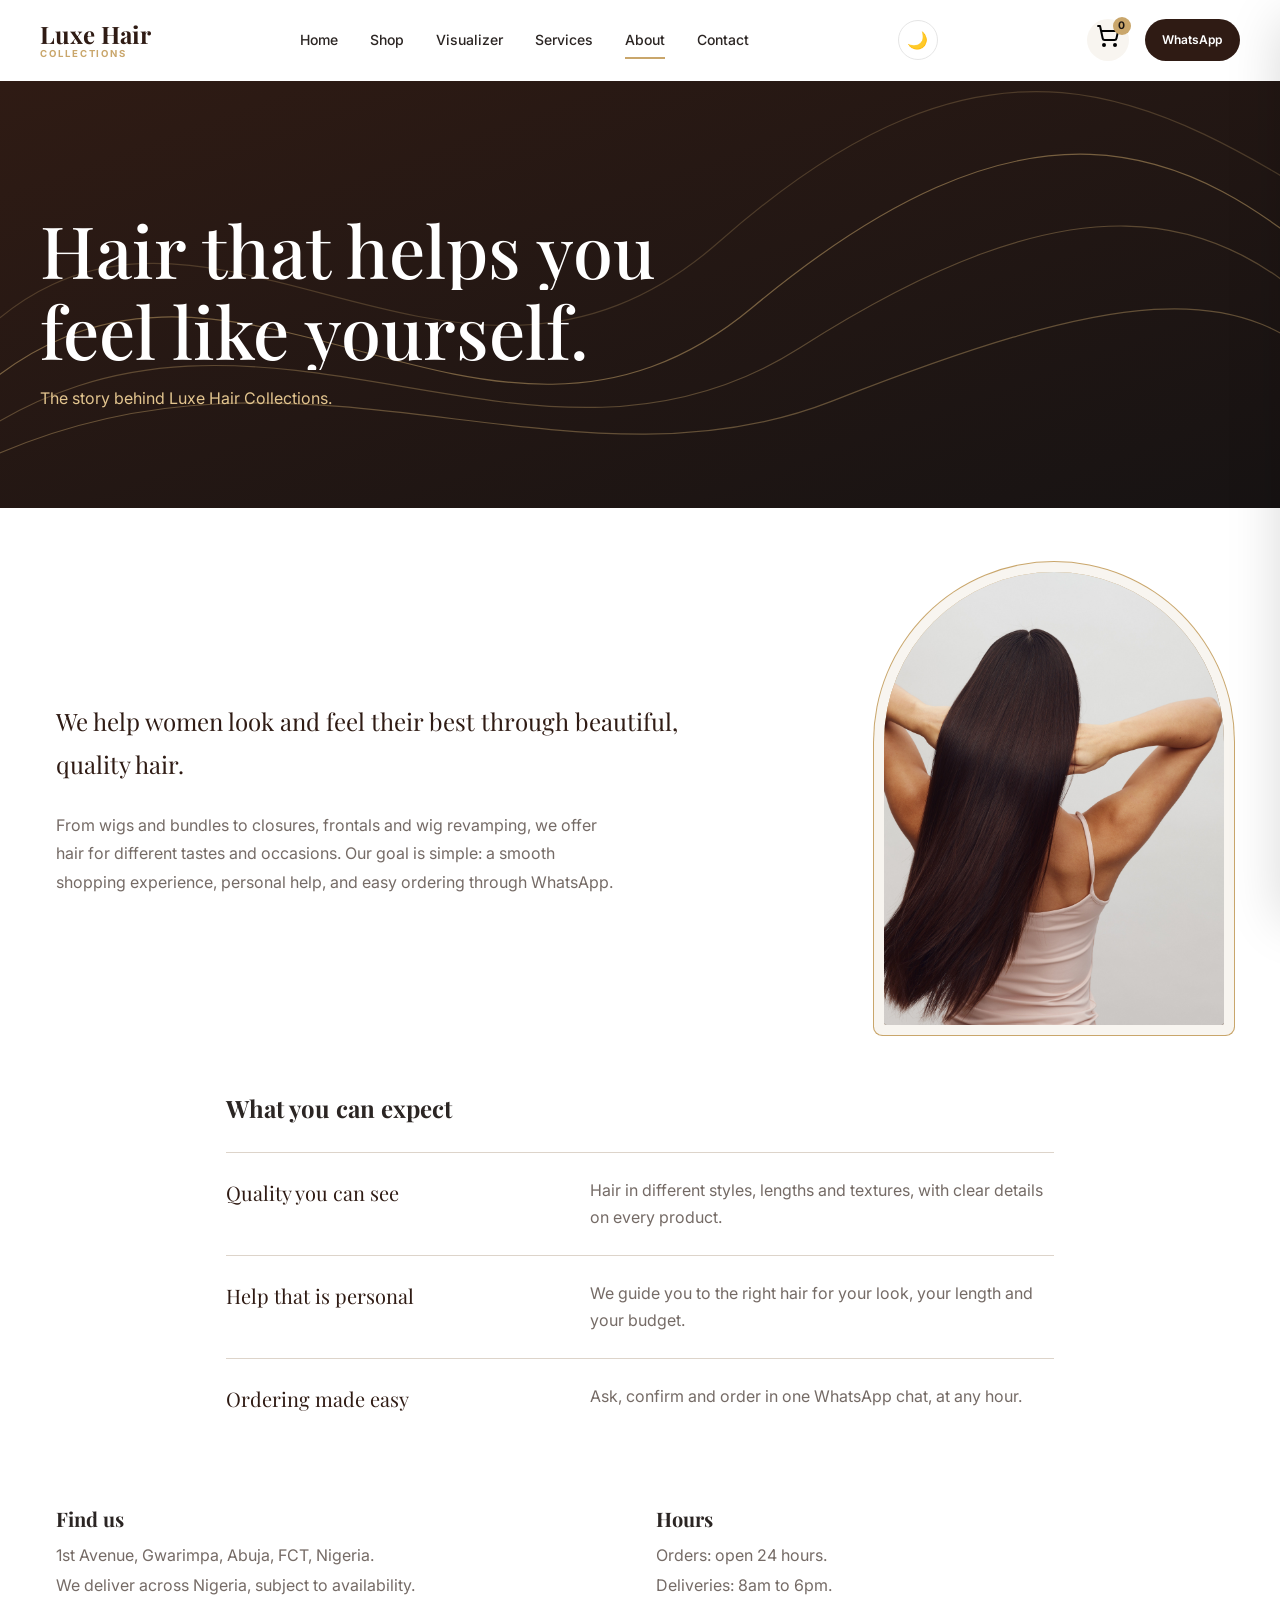
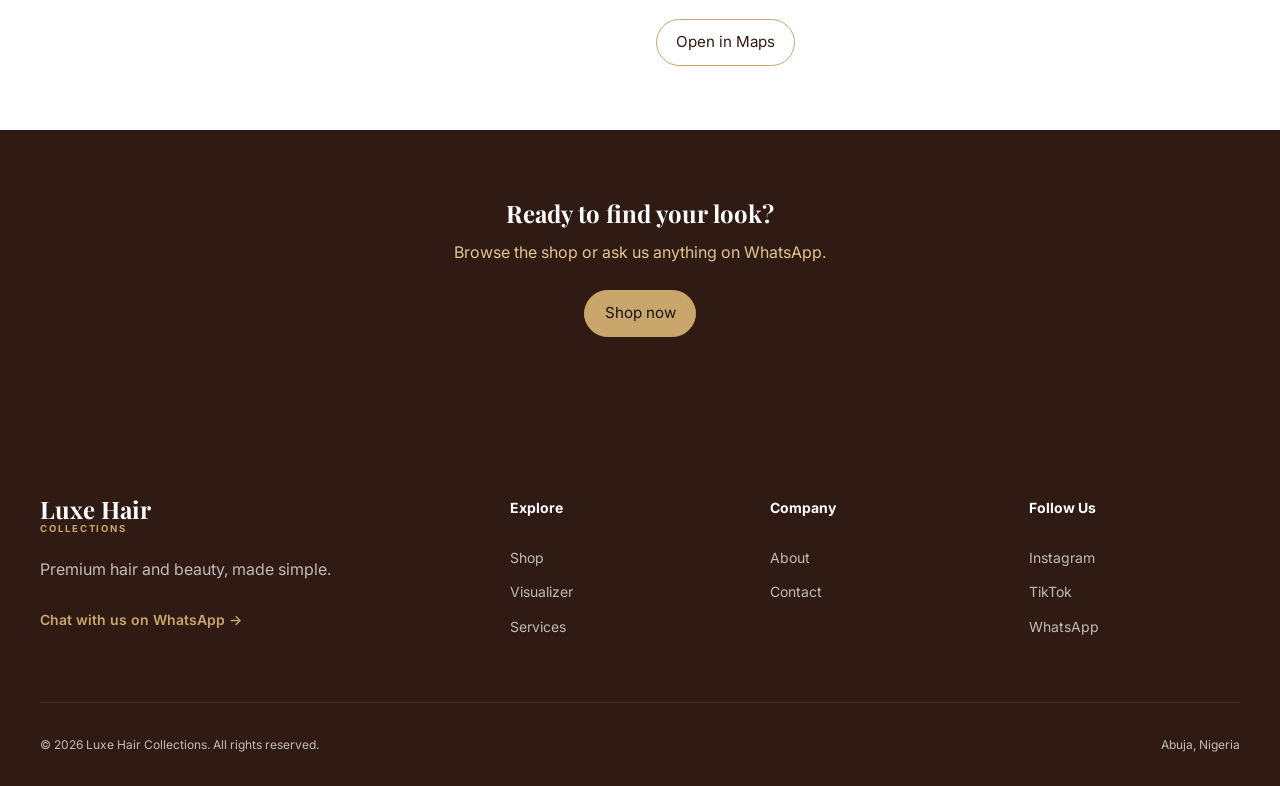
<file: about.html>
<!DOCTYPE html>
<html lang="en">
<head>
  <meta charset="UTF-8">

    <meta name="viewport" content="width=device-width, initial-scale=1">
    <title>About Us | Luxe Hair Collections</title>
    <meta name="description" content="Helping women look and feel their best with quality hair, from Abuja.">
    <meta name="theme-color" content="#2f1b14">

    <!-- how the link looks when shared on WhatsApp, Facebook, etc. -->
    <meta property="og:title" content="About Us | Luxe Hair Collections">
    <meta property="og:description" content="Helping women look and feel their best with quality hair, from Abuja.">
    <meta property="og:type" content="website">
    <meta property="og:image" content="https://bagujacob12-collab.github.io/luxe-hair-collections/images/share.jpg">    



    <!-- Google Fonts -->
    <link rel="preconnect" href="https://fonts.googleapis.com">
    <link rel="preconnect" href="https://fonts.gstatic.com" crossorigin>

    <link
        href="https://fonts.googleapis.com/css2?family=Inter:wght@400;500;600;700&family=Playfair+Display:wght@500;600;700&display=swap"
        rel="stylesheet"
    >

    <link rel="icon" href="assets/images/hero/favicon.svg" type="image/svg+xml">
    <link rel="icon" href="assets/images/hero/favicon-32.png" sizes="32x32" type="image/png">
    <link rel="apple-touch-icon" href="assets/images/hero/apple-touch-icon.png">



    <!-- CSS -->
    <link rel="stylesheet" href="css/styles.css">
    <link rel="stylesheet" href="css/responsive.css">
    <link rel="stylesheet" href="css/animations.css">
</head>
<body>

    <!-- =========================
         HEADER
    ========================== -->

    <header class="site-header">

        <nav class="navbar container">

            <a href="index.html" class="brand">
                <span class="brand-name">Luxe Hair</span>
                <span class="brand-subtitle">Collections</span>
            </a>

            <div class="nav-menu">

                <a href="index.html" class="nav-link">
                    Home
                </a>

                <a href="shop.html" class="nav-link">
                    Shop
                </a>

                <a href="visualizer.html" class="nav-link">
                    Visualizer
                </a>

                <a href="services.html" class="nav-link">
                    Services
                </a>

                <a href="about.html" class="nav-link active">
                    About
                </a>

                <a href="contact.html" class="nav-link">
                    Contact
                </a>

            </div>

            <button
                type="button"
                class="theme-toggle"
                aria-label="Toggle dark mode">

                <span class="theme-icon">🌙</span>
                
            </button>

            <div class="nav-actions">

                <button
                    type="button"
                    id="cart-button"
                    class="cart-button"
                    aria-label="Open shopping cart"
                >
                    <span class="cart-icon">
                        <svg xmlns="http://www.w3.org/2000/svg" width="24" height="24" viewBox="0 0 24 24" fill="none" stroke="currentColor" stroke-width="2" stroke-linecap="round" stroke-linejoin="round" class="lucide lucide-shopping-cart-icon lucide-shopping-cart"><circle cx="8" cy="21" r="1"/><circle cx="19" cy="21" r="1"/><path d="M2.05 2.05h2l2.66 12.42a2 2 0 0 0 2 1.58h9.78a2 2 0 0 0 1.95-1.57l1.65-7.43H5.12"/></svg>
                    </span>

                    <span class="cart-count">0</span>
                </button>

                <a
                    href="https://wa.me/2349164220790"
                    class="nav-whatsapp"
                    target="_blank"
                    rel="noopener"
                    data-whatsapp
                >
                    WhatsApp
                </a>

                <button
                    type="button"
                    class="menu-toggle"
                    aria-label="Open navigation menu"
                    aria-expanded="false"
                >
                    <span></span>
                    <span></span>
                    <span></span>
                </button>

            </div>

        </nav>

    </header>

 
    <main>
        <section class="hero-lux">
            <svg class="strands" viewBox="0 0 800 320" preserveAspectRatio="none" aria-hidden="true">
            <path d="M-20 240 C 140 60, 300 340, 470 170 S 740 40, 840 150"/>
            <path d="M-20 270 C 160 120, 330 330, 500 200 S 760 90, 840 190"/>
            <path d="M-20 200 C 120 20, 280 300, 450 120 S 720 10, 840 100"/>
            <path d="M-20 290 C 180 170, 350 320, 520 240 S 780 140, 840 230"/>
            </svg>
            <div class="hero-inner">
                <h1>
                    <span class="line"><span>Hair that helps you</span></span>
                    <span class="line"><span>feel like yourself.</span></span>
                </h1>
                <p>The story behind Luxe Hair Collections.</p>
            </div>
        </section>

        <section class="about-story-wrap">
            <div class="about-text">
                <p class="about-lead">
                    We help women look and feel their best through beautiful, quality hair.
                </p>
                <p>
                    From wigs and bundles to closures, frontals and wig revamping, we offer hair
                    for different tastes and occasions. Our goal is simple: a smooth shopping
                    experience, personal help, and easy ordering through WhatsApp.
                </p>
            </div>
            <div class="about-arch">
            <img src="assets/images/hero/pexels-hairlust-official-2158267570-35267456.jpg" alt="Luxe Hair Collections">
            </div>
        </section>

        <section class="values">
            <h2>What you can expect</h2>
            <dl>
            <div class="value-row">
                <dt>Quality you can see</dt>
                <dd>Hair in different styles, lengths and textures, with clear details on every product.</dd>
            </div>
            <div class="value-row">
                <dt>Help that is personal</dt>
                <dd>We guide you to the right hair for your look, your length and your budget.</dd>
            </div>
            <div class="value-row">
                <dt>Ordering made easy</dt>
                <dd>Ask, confirm and order in one WhatsApp chat, at any hour.</dd>
            </div>
            </dl>
        </section>

        <section class="find-us">
            <div>
                <h2>Find us</h2>
                <p>1st Avenue, Gwarimpa, Abuja, FCT, Nigeria.</p>
                <p>We deliver across Nigeria, subject to availability.</p>
                </div>
                <div>
                <h2>Hours</h2>
                <p>Orders: open 24 hours.</p>
                <p>Deliveries: 8am to 6pm.</p>
                <a class="service-link" href="https://www.google.com/maps/search/?api=1&query=Gwarimpa+Abuja" target="_blank" rel="noopener">Open in Maps</a>
            </div>
        </section>

        <section class="cta-dark">
            <h2>Ready to find your look?</h2>
            <p>Browse the shop or ask us anything on WhatsApp.</p>
            <a class="service-link solid" href="shop.html">Shop now</a>
        </section>
    </main>


    <!-- =========================
         FOOTER
    ========================== -->

    <footer class="site-footer">

        <div class="container footer-grid">

            <div class="footer-brand">

                <a href="index.html" class="brand">

                    <span class="brand-name">
                        Luxe Hair
                    </span>

                    <span class="brand-subtitle">
                        Collections
                    </span>

                </a>

                <p>
                    Premium hair and beauty,
                    made simple.
                </p>

                <a
                    href="https://wa.me/2349164220790"
                    class="footer-whatsapp"
                    target="_blank"
                    rel="noopener"
                >
                    Chat with us on WhatsApp →
                </a>

            </div>


            <div class="footer-column">

                <h3>
                    Explore
                </h3>

                <a href="shop.html">
                    Shop
                </a>

                <a href="visualizer.html">
                    Visualizer
                </a>

                <a href="services.html">
                    Services
                </a>

            </div>


            <div class="footer-column">

                <h3>
                    Company
                </h3>

                <a href="about.html">
                    About
                </a>

                <a href="contact.html">
                    Contact
                </a>

            </div>


            <div class="footer-column">

                <h3>
                    Follow Us
                </h3>

                <a href="#" target="_blank">
                    Instagram
                </a>

                <a href="#" target="_blank">
                    TikTok
                </a>

                <a href="#" target="_blank" data-whatsapp>
                    WhatsApp
                </a>

            </div>

        </div>


        <div class="container footer-bottom">

            <p>
                © <span id="year">2026</span> Luxe Hair Collections.
                All rights reserved.
            </p>

            <p>
                Abuja, Nigeria
            </p>

        </div>

    </footer>


            <!-- =========================
                    PRODUCT DETAILS MODAL
            ========================== -->
    <div id="product-details" class="product-details">
        <div class="product-details-content">
            <button class="close-details" type="button">&times;</button>

            <div class="product-details-body">
                <!-- JavaScript will insert product information here -->
            </div>
        </div>
    </div>    

    
        <!-- =========================
             CART DRAWER
        ========================== -->

    <div class="cart-overlay"></div>
        <aside id="cart-drawer" class="cart-drawer" aria-label="Shopping cart">
            <div class="cart-header">
                <h2>
                    Your Cart
              
                </h2>
                <button type="button" class="close-cart" aria-label="Close cart">
                    &times;
                </button>
            </div>

            <div class="cart-items" id="cart-items">


            </div>

            <div class="cart-footer"> 
                <p>Items: <span id="cart-item-count" class="cart-items-count">0</span></p>
                <p>
                    Subtotal: <span id="cart-subtotal" class="cart-subtotal">0</span>
                </p> 
                <p class="cart-note">Delivery is confirmed on WhatsApp.</p>
            
                <button type="button" class="checkout-btn" id="checkout-btn" disabled>
                    Checkout on WhatsApp
                </button>
            </div> 
        </aside>
    


        <!---- ===== TOAST -->

    <div id="toast" class="toast" role="status"></div>


        <!-- Quick add sheet -->
    <div class="quick-overlay" id="quick-overlay"></div>
    <aside class="quick-add" id="quick-add" aria-label="Quick add to cart">
        <button type="button" class="quick-close" id="quick-close" aria-label="Close">×</button>
        <div id="quick-add-body"></div>
    </aside>





 
     <!-- =========================
         JAVASCRIPT
    ========================== -->
    
    <script src="js/utils.js"></script>
    <script src="js/app.js"></script>
    <script src="js/cart.js"></script>
    <script src="js/whatsapp.js"></script>       
    
</body>
</html>
</file>
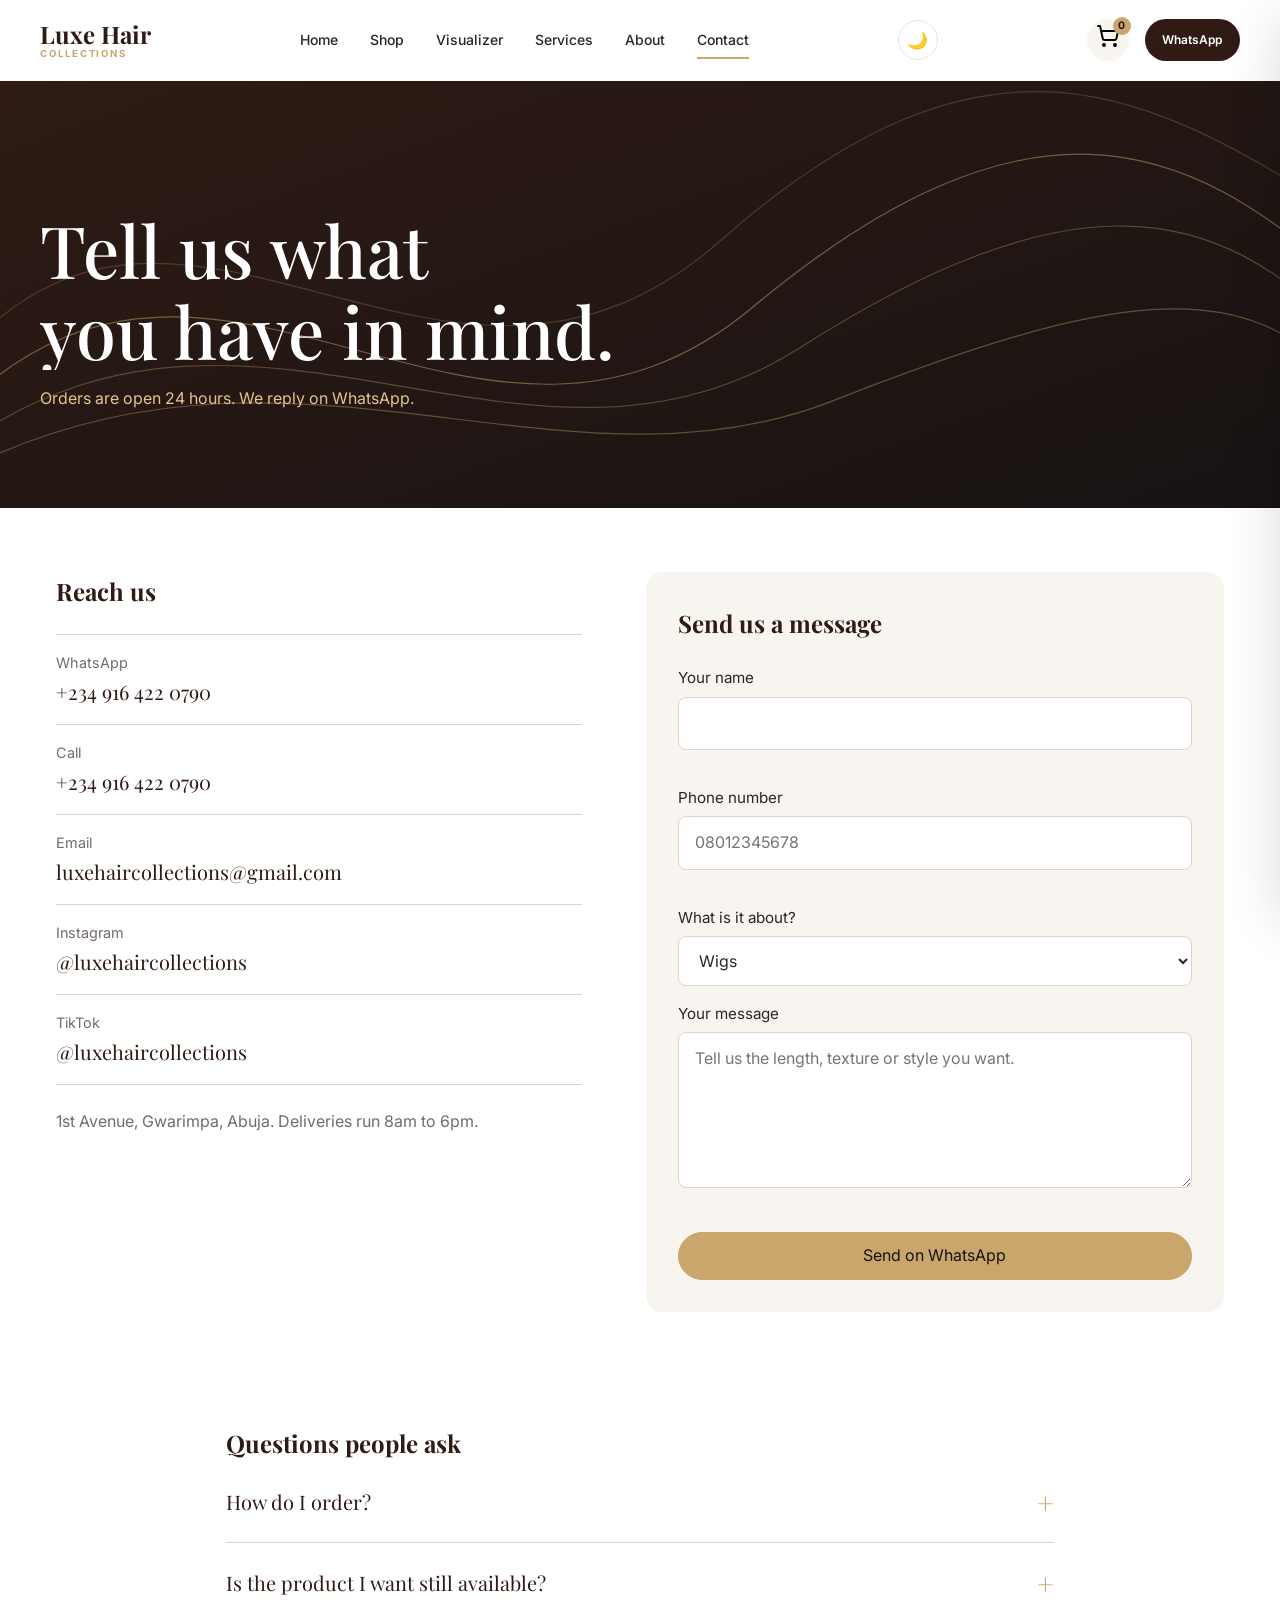
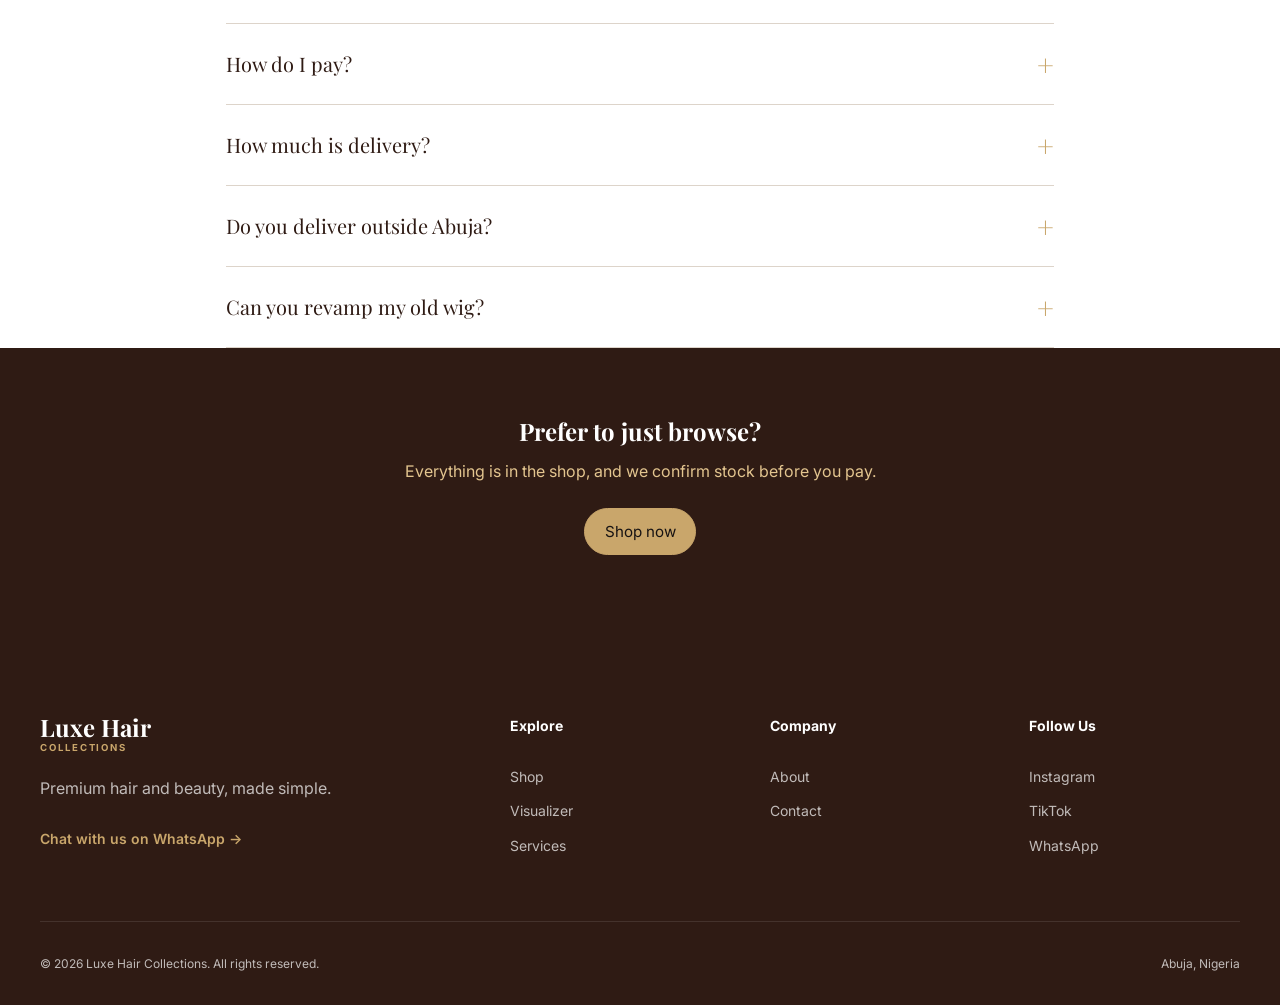
<file: contact.html>
<!DOCTYPE html>
<html lang="en">
<head>
  <meta charset="UTF-8">

    <meta name="viewport" content="width=device-width, initial-scale=1">
    <title>Contact | Luxe Hair Collections</title>
    <meta name="description" content="Message us on WhatsApp, call or email. Orders open 24 hours.">
    <meta name="theme-color" content="#2f1b14">

    <!-- how the link looks when shared on WhatsApp, Facebook, etc. -->
    <meta property="og:title" content="Contact | Luxe Hair Collections">
    <meta property="og:description" content="Message us on WhatsApp, call or email. Orders open 24 hours.">
    <meta property="og:type" content="website">
    <meta property="og:image" content="https://bagujacob12-collab.github.io/luxe-hair-collections/images/share.jpg">    



    <!-- Google Fonts -->
    <link rel="preconnect" href="https://fonts.googleapis.com">
    <link rel="preconnect" href="https://fonts.gstatic.com" crossorigin>

    <link
        href="https://fonts.googleapis.com/css2?family=Inter:wght@400;500;600;700&family=Playfair+Display:wght@500;600;700&display=swap"
        rel="stylesheet"
    >

    <link rel="icon" href="assets/images/hero/favicon.svg" type="image/svg+xml">
    <link rel="icon" href="assets/images/hero/favicon-32.png" sizes="32x32" type="image/png">
    <link rel="apple-touch-icon" href="assets/images/hero/apple-touch-icon.png">


    <!-- CSS -->
    <link rel="stylesheet" href="css/styles.css">
    <link rel="stylesheet" href="css/responsive.css">
    <link rel="stylesheet" href="css/animations.css">
</head>
<body>

    <!-- =========================
         HEADER
    ========================== -->

    <header class="site-header">

        <nav class="navbar container">

            <a href="index.html" class="brand">
                <span class="brand-name">Luxe Hair</span>
                <span class="brand-subtitle">Collections</span>
            </a>

            <div class="nav-menu">

                <a href="index.html" class="nav-link">
                    Home
                </a>

                <a href="shop.html" class="nav-link">
                    Shop
                </a>

                <a href="visualizer.html" class="nav-link">
                    Visualizer
                </a>

                <a href="services.html" class="nav-link">
                    Services
                </a>

                <a href="about.html" class="nav-link">
                    About
                </a>

                <a href="contact.html" class="nav-link active">
                    Contact
                </a>

            </div>

            <button
                type="button"
                class="theme-toggle"
                aria-label="Toggle dark mode">

                <span class="theme-icon">🌙</span>
                
            </button>

            <div class="nav-actions">

                <button
                    type="button"
                    id="cart-button"
                    class="cart-button"
                    aria-label="Open shopping cart"
                >
                    <span class="cart-icon">
                        <svg xmlns="http://www.w3.org/2000/svg" width="24" height="24" viewBox="0 0 24 24" fill="none" stroke="currentColor" stroke-width="2" stroke-linecap="round" stroke-linejoin="round" class="lucide lucide-shopping-cart-icon lucide-shopping-cart"><circle cx="8" cy="21" r="1"/><circle cx="19" cy="21" r="1"/><path d="M2.05 2.05h2l2.66 12.42a2 2 0 0 0 2 1.58h9.78a2 2 0 0 0 1.95-1.57l1.65-7.43H5.12"/></svg>
                    </span>

                    <span class="cart-count">0</span>
                </button>

                <a
                    href="https://wa.me/2349164220790"
                    class="nav-whatsapp"
                    target="_blank"
                    rel="noopener"
                    data-whatsapp
                >
                    WhatsApp
                </a>

                <button
                    type="button"
                    class="menu-toggle"
                    aria-label="Open navigation menu"
                    aria-expanded="false"
                >
                    <span></span>
                    <span></span>
                    <span></span>
                </button>

            </div>

        </nav>

    </header>


    <main>
        <section class="hero-lux">
            <svg class="strands" viewBox="0 0 800 320" preserveAspectRatio="none" aria-hidden="true">
            <path d="M-20 240 C 140 60, 300 340, 470 170 S 740 40, 840 150"/>
            <path d="M-20 270 C 160 120, 330 330, 500 200 S 760 90, 840 190"/>
            <path d="M-20 200 C 120 20, 280 300, 450 120 S 720 10, 840 100"/>
            <path d="M-20 290 C 180 170, 350 320, 520 240 S 780 140, 840 230"/>
            </svg>
            <div class="hero-inner">
            <h1>
                <span class="line"><span>Tell us what</span></span>
                <span class="line"><span>you have in mind.</span></span>
            </h1>
            <p>Orders are open 24 hours. We reply on WhatsApp.</p>
            </div>
        </section>

        <section class="contact-grid">

            <!-- Left: ways to reach us -->
            <div class="channels">
            <h2>Reach us</h2>

            <a class="channel" href="https://wa.me/2349164220790" target="_blank" rel="noopener">
                <span class="channel-name">WhatsApp</span>
                <span class="channel-value">+234 916 422 0790</span>
            </a>
            <a class="channel" href="tel:+2349164220790">
                <span class="channel-name">Call</span>
                <span class="channel-value">+234 916 422 0790</span>
            </a>
            <a class="channel" href="mailto:luxehaircollections@gmail.com">
                <span class="channel-name">Email</span>
                <span class="channel-value">luxehaircollections@gmail.com</span>
            </a>
            <a class="channel" href="https://instagram.com/luxehaircollections" target="_blank" rel="noopener">
                <span class="channel-name">Instagram</span>
                <span class="channel-value">@luxehaircollections</span>
            </a>
            <a class="channel" href="https://www.tiktok.com/@luxehaircollections" target="_blank" rel="noopener">
                <span class="channel-name">TikTok</span>
                <span class="channel-value">@luxehaircollections</span>
            </a>

            <p class="channel-note">1st Avenue, Gwarimpa, Abuja. Deliveries run 8am to 6pm.</p>
            </div>

            <!-- Right: the form -->
            <form class="contact-form" id="contact-form" novalidate>
            <h2>Send us a message</h2>

            <div class="field">
                <label for="c-name">Your name</label>
                <input type="text" id="c-name" autocomplete="name">
                <span class="error"></span>
            </div>

            <div class="field">
                <label for="c-phone">Phone number</label>
                <input type="tel" id="c-phone" autocomplete="tel" placeholder="08012345678">
                <span class="error"></span>
            </div>

            <div class="field">
                <label for="c-topic">What is it about?</label>
                <select id="c-topic">
                <option value="Wigs">Wigs</option>
                <option value="Hair bundles">Hair bundles</option>
                <option value="Closures">Closures</option>
                <option value="Frontals">Frontals</option>
                <option value="Wig revamping">Wig revamping</option>
                <option value="Hair consultation">Hair consultation</option>
                <option value="Delivery">Delivery</option>
                <option value="Something else">Something else</option>
                </select>
            </div>

            <div class="field">
                <label for="c-message">Your message</label>
                <textarea id="c-message" rows="5" placeholder="Tell us the length, texture or style you want."></textarea>
                <span class="error"></span>
            </div>

            <button type="submit" class="service-link solid form-submit">Send on WhatsApp</button>
            </form>
        </section>

        <section class="service-group">
            <h2>Questions people ask</h2>
            <div id="faq-list"></div>
        </section>

        <section class="cta-dark">
            <h2>Prefer to just browse?</h2>
            <p>Everything is in the shop, and we confirm stock before you pay.</p>
            <a class="service-link solid" href="shop.html">Shop now</a>
        </section>
    </main>


    <!-- =========================
         FOOTER
    ========================== -->

    <footer class="site-footer">

        <div class="container footer-grid">

            <div class="footer-brand">

                <a href="index.html" class="brand">

                    <span class="brand-name">
                        Luxe Hair
                    </span>

                    <span class="brand-subtitle">
                        Collections
                    </span>

                </a>

                <p>
                    Premium hair and beauty,
                    made simple.
                </p>

                <a
                    href="https://wa.me/2349164220790"
                    class="footer-whatsapp"
                    target="_blank"
                    rel="noopener"
                >
                    Chat with us on WhatsApp →
                </a>

            </div>


            <div class="footer-column">

                <h3>
                    Explore
                </h3>

                <a href="shop.html">
                    Shop
                </a>

                <a href="visualizer.html">
                    Visualizer
                </a>

                <a href="services.html">
                    Services
                </a>

            </div>


            <div class="footer-column">

                <h3>
                    Company
                </h3>

                <a href="about.html">
                    About
                </a>

                <a href="contact.html">
                    Contact
                </a>

            </div>


            <div class="footer-column">

                <h3>
                    Follow Us
                </h3>

                <a href="#" target="_blank">
                    Instagram
                </a>

                <a href="#" target="_blank">
                    TikTok
                </a>

                <a href="#" target="_blank" data-whatsapp>
                    WhatsApp
                </a>

            </div>

        </div>


        <div class="container footer-bottom">

            <p>
                © <span id="year">2026</span> Luxe Hair Collections.
                All rights reserved.
            </p>

            <p>
                Abuja, Nigeria
            </p>

        </div>

    </footer>


            <!-- =========================
                    PRODUCT DETAILS MODAL
            ========================== -->
    <div id="product-details" class="product-details">
        <div class="product-details-content">
            <button class="close-details" type="button">&times;</button>

            <div class="product-details-body">
                <!-- JavaScript will insert product information here -->
            </div>
        </div>
    </div>    

    
        <!-- =========================
             CART DRAWER
        ========================== -->

    <div class="cart-overlay"></div>
        <aside id="cart-drawer" class="cart-drawer" aria-label="Shopping cart">
            <div class="cart-header">
                <h2>
                    Your Cart
              
                </h2>
                <button type="button" class="close-cart" aria-label="Close cart">
                    &times;
                </button>
            </div>

            <div class="cart-items" id="cart-items">


            </div>

            <div class="cart-footer"> 
                <p>Items: <span id="cart-item-count" class="cart-items-count">0</span></p>
                <p>
                    Subtotal: <span id="cart-subtotal" class="cart-subtotal">0</span>
                </p> 
                <p class="cart-note">Delivery is confirmed on WhatsApp.</p>
            
                <button type="button" class="checkout-btn" id="checkout-btn" disabled>
                    Checkout on WhatsApp
                </button>
            </div> 
        </aside>
    


        <!---- ===== TOAST -->

    <div id="toast" class="toast" role="status"></div>


        <!-- Quick add sheet -->
    <div class="quick-overlay" id="quick-overlay"></div>
    <aside class="quick-add" id="quick-add" aria-label="Quick add to cart">
        <button type="button" class="quick-close" id="quick-close" aria-label="Close">×</button>
        <div id="quick-add-body"></div>
    </aside>





 
     <!-- =========================
         JAVASCRIPT
    ========================== -->
    
    <script src="js/utils.js"></script>
    <script src="js/app.js"></script>
    <script src="js/cart.js"></script>
    <script src="js/whatsapp.js"></script>
    <script src="js/contact.js"></script>       
    
</body>
</html>
</file>
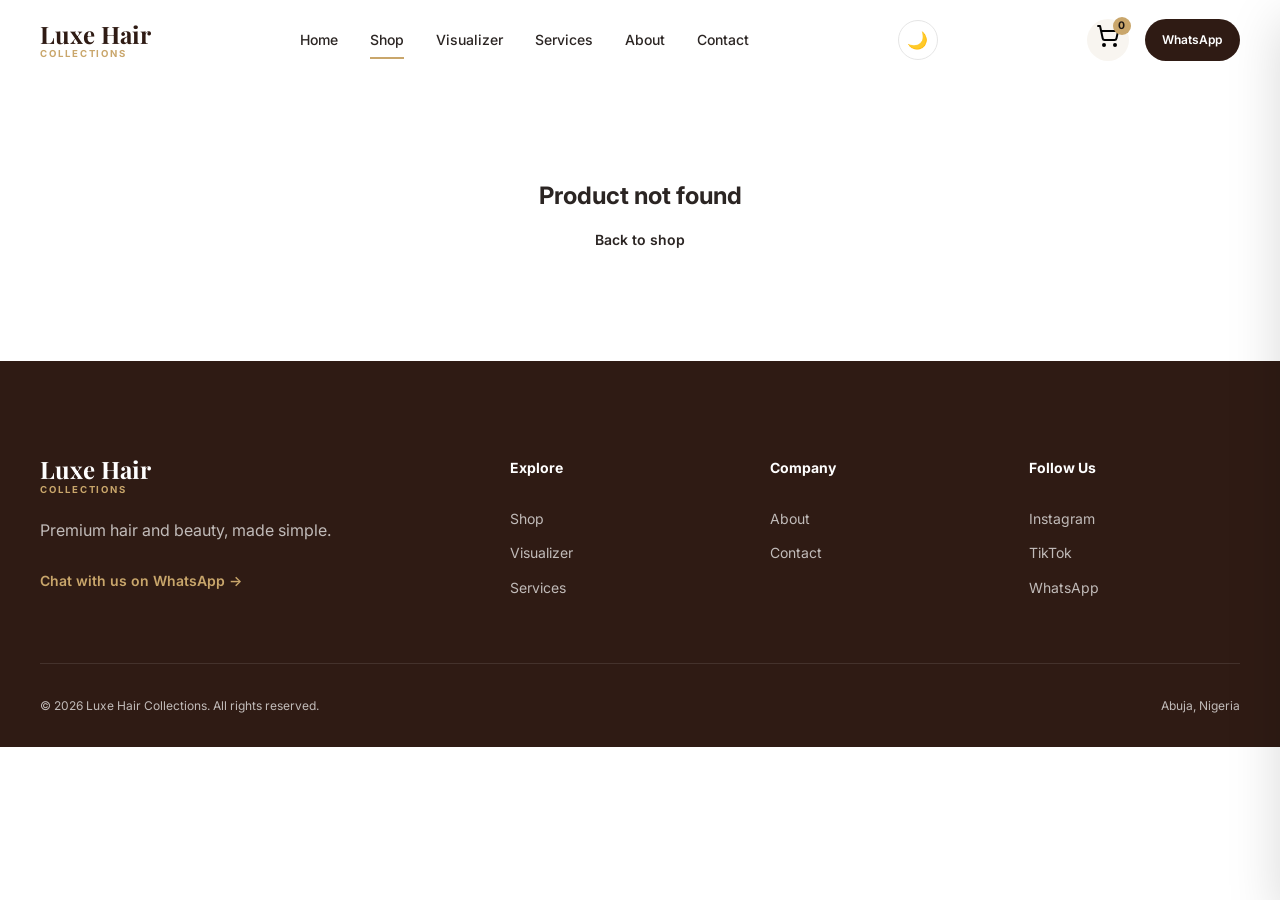
<file: product.html>
<!DOCTYPE html>
<html lang="en">
<head>
  <meta charset="UTF-8">

    <meta name="viewport" content="width=device-width, initial-scale=1">
    <title>Luxe Hair Collections | Wigs, Bundles and Frontals in Abuja</title>
    <meta name="description" content="Quality wigs, bundles, closures and frontals, wig revamping and hair consultation in Abuja. Order easily on WhatsApp">
    <meta name="theme-color" content="#2f1b14">

    <!-- how the link looks when shared on WhatsApp, Facebook, etc. -->
    <meta property="og:title" content="Luxe Hair Collections | Wigs, Bundles and Frontals in Abuja">
    <meta property="og:description" content="Quality wigs, bundles, closures and frontals, wig revamping and hair consultation in Abuja. Order easily on WhatsApp">
    <meta property="og:type" content="website">
    <meta property="og:image" content="https://bagujacob12-collab.github.io/luxe-hair-collections/images/share.jpg">    


    <!-- Google Fonts -->
    <link rel="preconnect" href="https://fonts.googleapis.com">
    <link rel="preconnect" href="https://fonts.gstatic.com" crossorigin>

    <link
        href="https://fonts.googleapis.com/css2?family=Inter:wght@400;500;600;700&family=Playfair+Display:wght@500;600;700&display=swap"
        rel="stylesheet"
    >

    <link rel="icon" href="assets/images/hero/favicon.svg" type="image/svg+xml">
    <link rel="icon" href="assets/images/hero/favicon-32.png" sizes="32x32" type="image/png">
    <link rel="apple-touch-icon" href="assets/images/hero/apple-touch-icon.png">


    <!-- CSS -->
    <link rel="stylesheet" href="css/styles.css">
    <link rel="stylesheet" href="css/responsive.css">
    <link rel="stylesheet" href="css/animations.css">
</head>
<body>

    <!-- =========================
         HEADER
    ========================== -->

    <header class="site-header">

        <nav class="navbar container">

            <a href="index.html" class="brand">
                <span class="brand-name">Luxe Hair</span>
                <span class="brand-subtitle">Collections</span>
            </a>

            <div class="nav-menu">

                <a href="index.html" class="nav-link">
                    Home
                </a>

                <a href="shop.html" class="nav-link active">
                    Shop
                </a>

                <a href="visualizer.html" class="nav-link">
                    Visualizer
                </a>

                <a href="services.html" class="nav-link">
                    Services
                </a>

                <a href="about.html" class="nav-link">
                    About
                </a>

                <a href="contact.html" class="nav-link">
                    Contact
                </a>

            </div>

            <button
                type="button"
                class="theme-toggle"
                aria-label="Toggle dark mode">

                <span class="theme-icon">🌙</span>
                
            </button>

            <div class="nav-actions">

                <button
                    type="button"
                    id="cart-button"
                    class="cart-button"
                    aria-label="Open shopping cart"
                >
                    <span class="cart-icon">
                        <svg xmlns="http://www.w3.org/2000/svg" width="24" height="24" viewBox="0 0 24 24" fill="none" stroke="currentColor" stroke-width="2" stroke-linecap="round" stroke-linejoin="round" class="lucide lucide-shopping-cart-icon lucide-shopping-cart"><circle cx="8" cy="21" r="1"/><circle cx="19" cy="21" r="1"/><path d="M2.05 2.05h2l2.66 12.42a2 2 0 0 0 2 1.58h9.78a2 2 0 0 0 1.95-1.57l1.65-7.43H5.12"/></svg>
                    </span>

                    <span class="cart-count">0</span>
                </button>

                <a
                    href="https://wa.me/2349164220790"
                    class="nav-whatsapp"
                    target="_blank"
                    rel="noopener"
                    data-whatsapp
                >
                    WhatsApp
                </a>

                <button
                    type="button"
                    class="menu-toggle"
                    aria-label="Open navigation menu"
                    aria-expanded="false"
                >
                    <span></span>
                    <span></span>
                    <span></span>
                </button>

            </div>

        </nav>

    </header>

    <main class="pd-page">

        <!-- Shown when the id in the link matches no product -->
        <div class="pd-missing" id="pd-missing" hidden>
            <h2>Product not found</h2>
            <a href="shop.html" class="btn">Back to shop</a>
        </div>

        <!-- JS fills this -->
        <section class="pd" id="pd" hidden>
            <p class="pd-crumbs"><a href="index.html">Home</a> / <a href="shop.html">Shop</a> / <span id="pd-crumb"></span></p>

            <div class="pd-grid">
                <div class="pd-image-wrap">
                    <img id="pd-image" alt="">
                    <span class="product-badge" id="pd-badge" hidden></span>
                </div>

                <div class="pd-info">
                    <h1 id="pd-name"></h1>
                    <p class="pd-price" id="pd-price"></p>
                    <p class="pd-stock" id="pd-stock"></p>
                    <p class="pd-meta" id="pd-meta"></p>
                    <p class="pd-desc" id="pd-desc"></p>

                    <h3>Length</h3>
                    <div class="pd-lengths" id="pd-lengths"></div>

                    <h3>Quantity</h3>
                    <div class="qty-controls">
                        <button class="qty-btn" id="pd-minus">−</button>
                        <span class="qty-value" id="pd-qty">1</span>
                        <button class="qty-btn" id="pd-plus">+</button>
                    </div>

                    <p class="pd-total" id="pd-total"></p>

                    <div class="pd-actions">
                        <button class="btn btn-primary" id="pd-add">Add to Cart</button>
                        <a class="btn btn-secondary" id="pd-whatsapp" target="_blank">Order on WhatsApp</a>
                    </div>
                </div>
            </div>

            <h2 class="pd-related-title">You may also like</h2>
            <div class="shop-grid" id="pd-related"></div>
        </section>
    </main>




    <!-- =========================
         FOOTER
    ========================== -->

    <footer class="site-footer">

        <div class="container footer-grid">

            <div class="footer-brand">

                <a href="index.html" class="brand">

                    <span class="brand-name">
                        Luxe Hair
                    </span>

                    <span class="brand-subtitle">
                        Collections
                    </span>

                </a>

                <p>
                    Premium hair and beauty,
                    made simple.
                </p>

                <a
                    href="https://wa.me/2349164220790"
                    class="footer-whatsapp"
                    target="_blank"
                    rel="noopener"
                >
                    Chat with us on WhatsApp →
                </a>

            </div>


            <div class="footer-column">

                <h3>
                    Explore
                </h3>

                <a href="shop.html">
                    Shop
                </a>

                <a href="visualizer.html">
                    Visualizer
                </a>

                <a href="services.html">
                    Services
                </a>

            </div>


            <div class="footer-column">

                <h3>
                    Company
                </h3>

                <a href="about.html">
                    About
                </a>

                <a href="contact.html">
                    Contact
                </a>

            </div>


            <div class="footer-column">

                <h3>
                    Follow Us
                </h3>

                <a href="#" target="_blank">
                    Instagram
                </a>

                <a href="#" target="_blank">
                    TikTok
                </a>

                <a href="#" target="_blank" data-whatsapp>
                    WhatsApp
                </a>

            </div>

        </div>


        <div class="container footer-bottom">

            <p>
                © <span id="year">2026</span> Luxe Hair Collections.
                All rights reserved.
            </p>

            <p>
                Abuja, Nigeria
            </p>

        </div>

    </footer>


            <!-- =========================
                    PRODUCT DETAILS MODAL
            ========================== -->
    <div id="product-details" class="product-details">
        <div class="product-details-content">
            <button class="close-details" type="button">&times;</button>

            <div class="product-details-body">
                <!-- JavaScript will insert product information here -->
            </div>
        </div>
    </div>    

    
        <!-- =========================
             CART DRAWER
        ========================== -->

    <div class="cart-overlay"></div>
        <aside id="cart-drawer" class="cart-drawer" aria-label="Shopping cart">
            <div class="cart-header">
                <h2>
                    Your Cart
              
                </h2>
                <button type="button" class="close-cart" aria-label="Close cart">
                    &times;
                </button>
            </div>

            <div class="cart-items" id="cart-items">


            </div>

            <div class="cart-footer"> 
                <p>Items: <span id="cart-item-count" class="cart-items-count">0</span></p>
                <p>
                    Subtotal: <span id="cart-subtotal" class="cart-subtotal">0</span>
                </p> 
                <p class="cart-note">Delivery is confirmed on WhatsApp.</p>
            
                <button type="button" class="checkout-btn" id="checkout-btn" disabled>
                    Checkout on WhatsApp
                </button>
            </div> 
        </aside>
    


        <!---- ===== TOAST -->

    <div id="toast" class="toast" role="status"></div>


        <!-- Quick add sheet -->
    <div class="quick-overlay" id="quick-overlay"></div>
    <aside class="quick-add" id="quick-add" aria-label="Quick add to cart">
        <button type="button" class="quick-close" id="quick-close" aria-label="Close">×</button>
        <div id="quick-add-body"></div>
    </aside>





 
     <!-- =========================
         JAVASCRIPT
    ========================== -->
    
    <script src="js/utils.js"></script>
    <script src="js/products.js"></script>
    <script src="js/app.js"></script>
    <script src="js/cart.js"></script>
    <script src="js/whatsapp.js"></script>       
    <script src="js/product.js"></script>
</body>
</html>
</file>
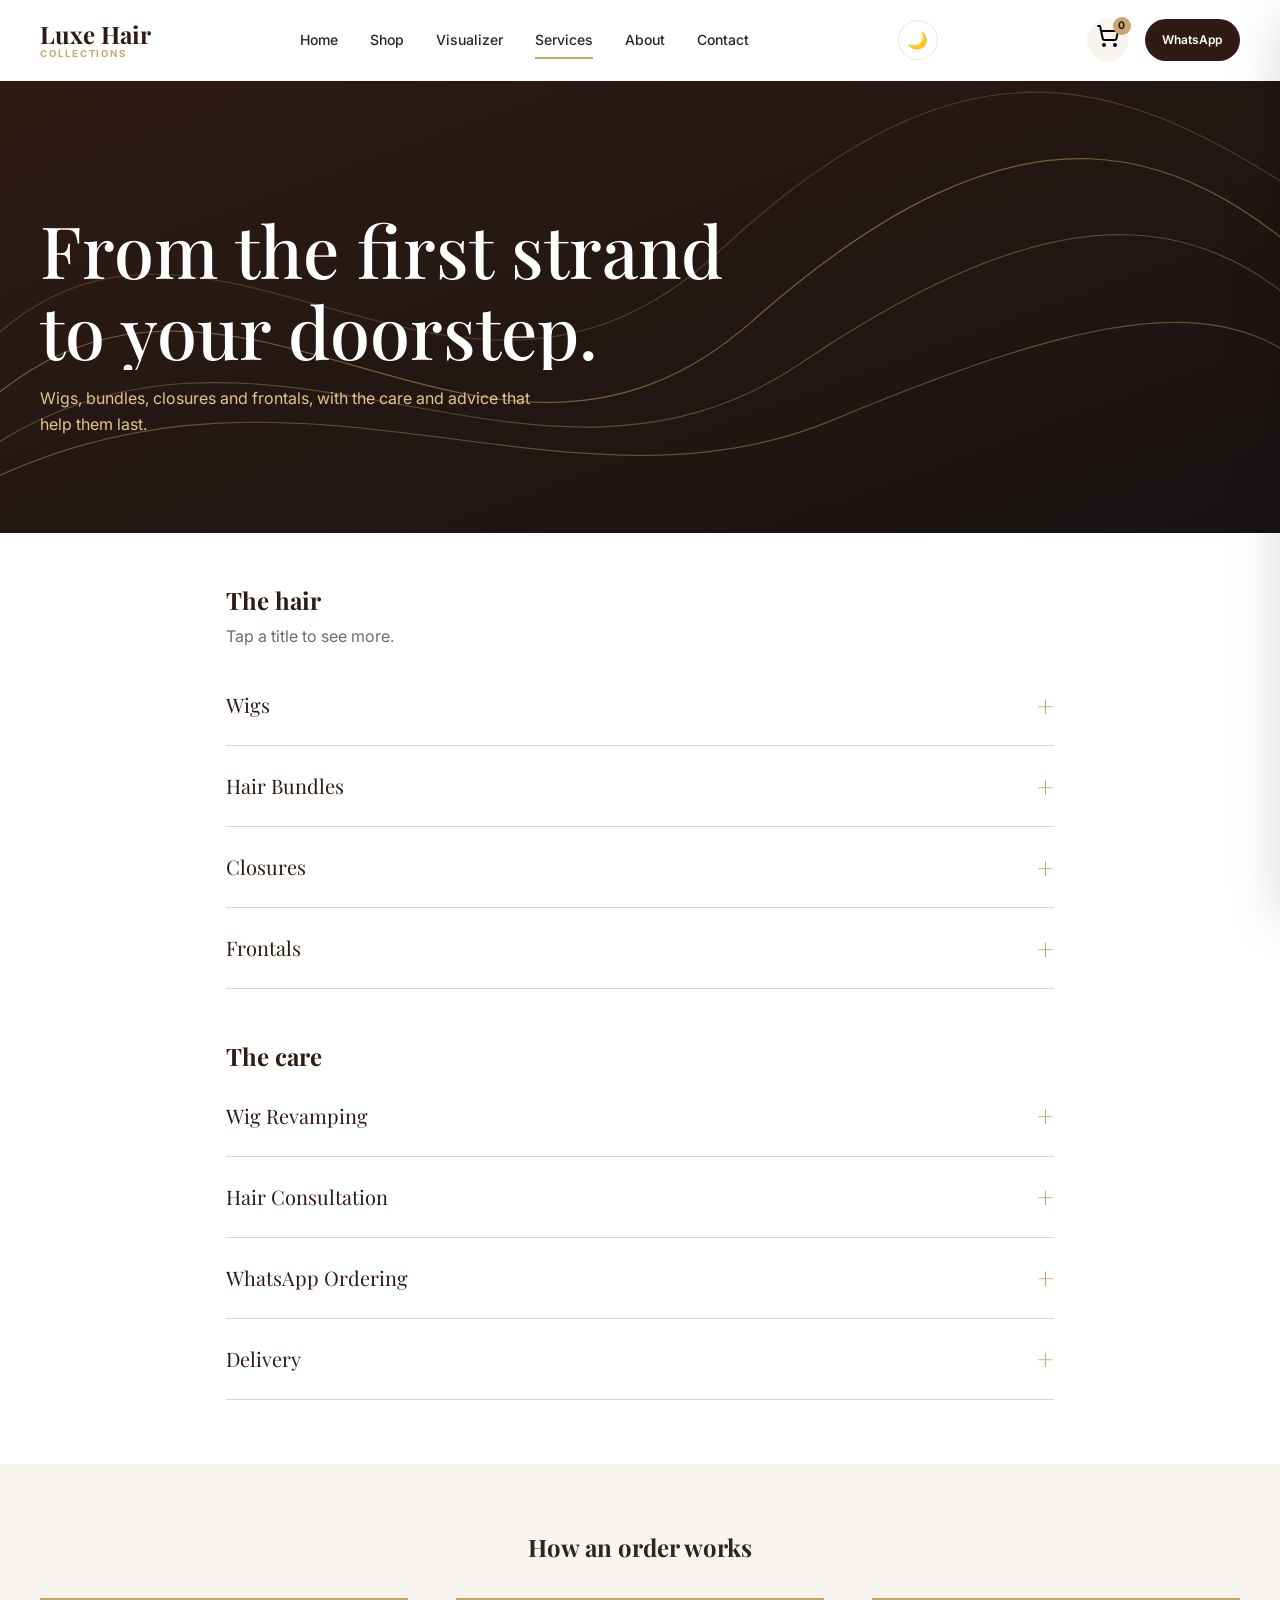
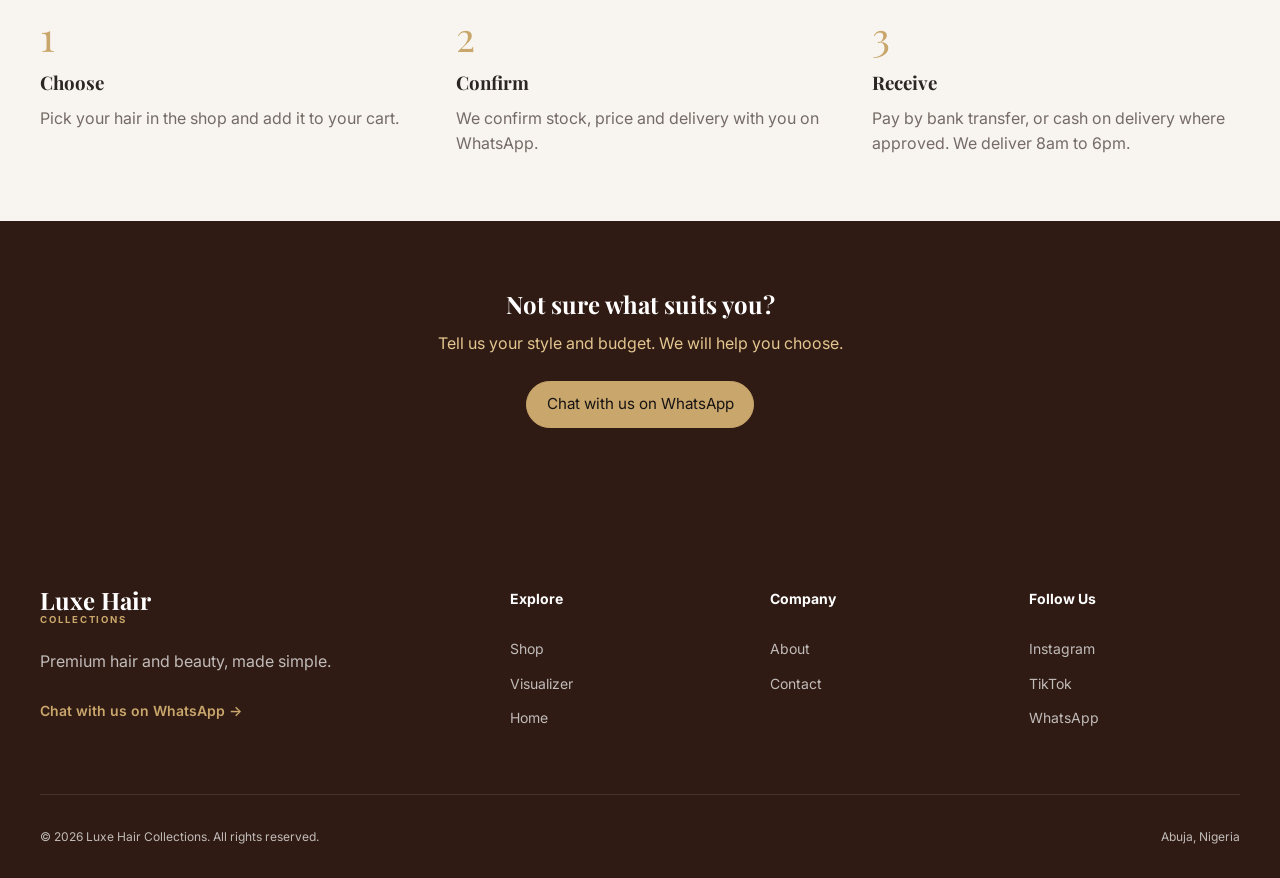
<file: services.html>
<!DOCTYPE html>
<html lang="en">
<head>
  <meta charset="UTF-8">

    <meta name="viewport" content="width=device-width, initial-scale=1">
    <title>Services | Luxe Hair Collections</title>
    <meta name="description" content="Quality wigs, bundles, closures and frontals, wig revamping and hair consultation in Abuja. Order easily on WhatsApp">
    <meta name="theme-color" content="#2f1b14">

    <!-- how the link looks when shared on WhatsApp, Facebook, etc. -->
    <meta property="og:title" content="Services | Luxe Hair Collections">
    <meta property="og:description" content="Quality wigs, bundles, closures and frontals. Order easily on WhatsApp.">
    <meta property="og:type" content="website">
    <meta property="og:image" content="https://bagujacob12-collab.github.io/luxe-hair-collections/images/share.jpg">    




    <!-- Google Fonts -->
    <link rel="preconnect" href="https://fonts.googleapis.com">
    <link rel="preconnect" href="https://fonts.gstatic.com" crossorigin>

    <link
        href="https://fonts.googleapis.com/css2?family=Inter:wght@400;500;600;700&family=Playfair+Display:wght@500;600;700&display=swap"
        rel="stylesheet"
    >

    <link rel="icon" href="assets/images/hero/favicon.svg" type="image/svg+xml">
    <link rel="icon" href="assets/images/hero/favicon-32.png" sizes="32x32" type="image/png">
    <link rel="apple-touch-icon" href="assets/images/hero/apple-touch-icon.png">


    <!-- CSS -->
    <link rel="stylesheet" href="css/styles.css">
    <link rel="stylesheet" href="css/responsive.css">
    <link rel="stylesheet" href="css/animations.css">
</head>
<body>

    <!-- =========================
         HEADER
    ========================== -->

    <header class="site-header">

        <nav class="navbar container">

            <a href="index.html" class="brand">
                <span class="brand-name">Luxe Hair</span>
                <span class="brand-subtitle">Collections</span>
            </a>

            <div class="nav-menu">

                <a href="index.html" class="nav-link">
                    Home
                </a>

                <a href="shop.html" class="nav-link">
                    Shop
                </a>

                <a href="visualizer.html" class="nav-link">
                    Visualizer
                </a>

                <a href="services.html" class="nav-link active">
                    Services
                </a>

                <a href="about.html" class="nav-link">
                    About
                </a>

                <a href="contact.html" class="nav-link">
                    Contact
                </a>

            </div>

            <button
                type="button"
                class="theme-toggle"
                aria-label="Toggle dark mode">

                <span class="theme-icon">🌙</span>
                
            </button>

            <div class="nav-actions">

                <button
                    type="button"
                    id="cart-button"
                    class="cart-button"
                    aria-label="Open shopping cart"
                >
                    <span class="cart-icon">
                        <svg xmlns="http://www.w3.org/2000/svg" width="24" height="24" viewBox="0 0 24 24" fill="none" stroke="currentColor" stroke-width="2" stroke-linecap="round" stroke-linejoin="round" class="lucide lucide-shopping-cart-icon lucide-shopping-cart"><circle cx="8" cy="21" r="1"/><circle cx="19" cy="21" r="1"/><path d="M2.05 2.05h2l2.66 12.42a2 2 0 0 0 2 1.58h9.78a2 2 0 0 0 1.95-1.57l1.65-7.43H5.12"/></svg>
                    </span>

                    <span class="cart-count">0</span>
                </button>

                <a
                    href="https://wa.me/2349164220790"
                    class="nav-whatsapp"
                    target="_blank"
                    rel="noopener"
                    data-whatsapp
                >
                    WhatsApp
                </a>

                <button
                    type="button"
                    class="menu-toggle"
                    aria-label="Open navigation menu"
                    aria-expanded="false"
                >
                    <span></span>
                    <span></span>
                    <span></span>
                </button>

            </div>

        </nav>

    </header>


    <main>
    <section class="hero-lux">
        <svg class="strands" viewBox="0 0 800 320" preserveAspectRatio="none" aria-hidden="true">
        <path d="M-20 240 C 140 60, 300 340, 470 170 S 740 40, 840 150"/>
        <path d="M-20 270 C 160 120, 330 330, 500 200 S 760 90, 840 190"/>
        <path d="M-20 200 C 120 20, 280 300, 450 120 S 720 10, 840 100"/>
        <path d="M-20 290 C 180 170, 350 320, 520 240 S 780 140, 840 230"/>
        </svg>
        <div class="hero-inner">
        <h1>
            <span class="line"><span>From the first strand</span></span>
            <span class="line"><span>to your doorstep.</span></span>
        </h1>
        <p>Wigs, bundles, closures and frontals, with the care and advice that help them last.</p>
        </div>
    </section>

    <section class="service-group">
        <h2>The hair</h2>
        <p class="service-intro">Tap a title to see more.</p>
        <div id="hair-list"></div>
    </section>

    <section class="service-group">
        <h2>The care</h2>
        <div id="care-list"></div>
    </section>

    <section class="process">
        <h2>How an order works</h2>
        <ol class="process-steps">
        <li>
            <span class="process-num">1</span>
            <h3>Choose</h3>
            <p>Pick your hair in the shop and add it to your cart.</p>
        </li>
        <li>
            <span class="process-num">2</span>
            <h3>Confirm</h3>
            <p>We confirm stock, price and delivery with you on WhatsApp.</p>
        </li>
        <li>
            <span class="process-num">3</span>
            <h3>Receive</h3>
            <p>Pay by bank transfer, or cash on delivery where approved. We deliver 8am to 6pm.</p>
        </li>
        </ol>
    </section>

    <section class="cta-dark">
        <h2>Not sure what suits you?</h2>
        <p>Tell us your style and budget. We will help you choose.</p>
        <a class="service-link solid" href="https://wa.me/2349164220790" target="_blank" rel="noopener">Chat with us on WhatsApp</a>
    </section>
    </main>


    <!-- =========================
         FOOTER
    ========================== -->

    <footer class="site-footer">

        <div class="container footer-grid">

            <div class="footer-brand">

                <a href="index.html" class="brand">

                    <span class="brand-name">
                        Luxe Hair
                    </span>

                    <span class="brand-subtitle">
                        Collections
                    </span>

                </a>

                <p>
                    Premium hair and beauty,
                    made simple.
                </p>

                <a
                    href="https://wa.me/2349164220790"
                    class="footer-whatsapp"
                    target="_blank"
                    rel="noopener"
                >
                    Chat with us on WhatsApp →
                </a>

            </div>


            <div class="footer-column">

                <h3>
                    Explore
                </h3>

                <a href="shop.html">
                    Shop
                </a>

                <a href="visualizer.html">
                    Visualizer
                </a>

                <a href="home.html">
                    Home
                </a>

            </div>


            <div class="footer-column">

                <h3>
                    Company
                </h3>

                <a href="about.html">
                    About
                </a>

                <a href="contact.html">
                    Contact
                </a>

            </div>


            <div class="footer-column">

                <h3>
                    Follow Us
                </h3>

                <a href="#" target="_blank">
                    Instagram
                </a>

                <a href="#" target="_blank">
                    TikTok
                </a>

                <a href="#" target="_blank" data-whatsapp>
                    WhatsApp
                </a>

            </div>

        </div>


        <div class="container footer-bottom">

            <p>
                © <span id="year">2026</span> Luxe Hair Collections.
                All rights reserved.
            </p>

            <p>
                Abuja, Nigeria
            </p>

        </div>

    </footer>


            <!-- =========================
                    PRODUCT DETAILS MODAL
            ========================== -->
    <div id="product-details" class="product-details">
        <div class="product-details-content">
            <button class="close-details" type="button">&times;</button>

            <div class="product-details-body">
                <!-- JavaScript will insert product information here -->
            </div>
        </div>
    </div>    

    
        <!-- =========================
             CART DRAWER
        ========================== -->

    <div class="cart-overlay"></div>
        <aside id="cart-drawer" class="cart-drawer" aria-label="Shopping cart">
            <div class="cart-header">
                <h2>
                    Your Cart
              
                </h2>
                <button type="button" class="close-cart" aria-label="Close cart">
                    &times;
                </button>
            </div>

            <div class="cart-items" id="cart-items">


            </div>

            <div class="cart-footer"> 
                <p>Items: <span id="cart-item-count" class="cart-items-count">0</span></p>
                <p>
                    Subtotal: <span id="cart-subtotal" class="cart-subtotal">0</span>
                </p> 
                <p class="cart-note">Delivery is confirmed on WhatsApp.</p>
            
                <button type="button" class="checkout-btn" id="checkout-btn" disabled>
                    Checkout on WhatsApp
                </button>
            </div> 
        </aside>
    


        <!---- ===== TOAST -->

    <div id="toast" class="toast" role="status"></div>


        <!-- Quick add sheet -->
    <div class="quick-overlay" id="quick-overlay"></div>
    <aside class="quick-add" id="quick-add" aria-label="Quick add to cart">
        <button type="button" class="quick-close" id="quick-close" aria-label="Close">×</button>
        <div id="quick-add-body"></div>
    </aside>





 
     <!-- =========================
         JAVASCRIPT
    ========================== -->
    
    <script src="js/utils.js"></script>
    <script src="js/app.js"></script>
    <script src="js/cart.js"></script>
    <script src="js/whatsapp.js"></script>
    <script src="js/services.js"></script>       
    
</body>
</html>
</file>
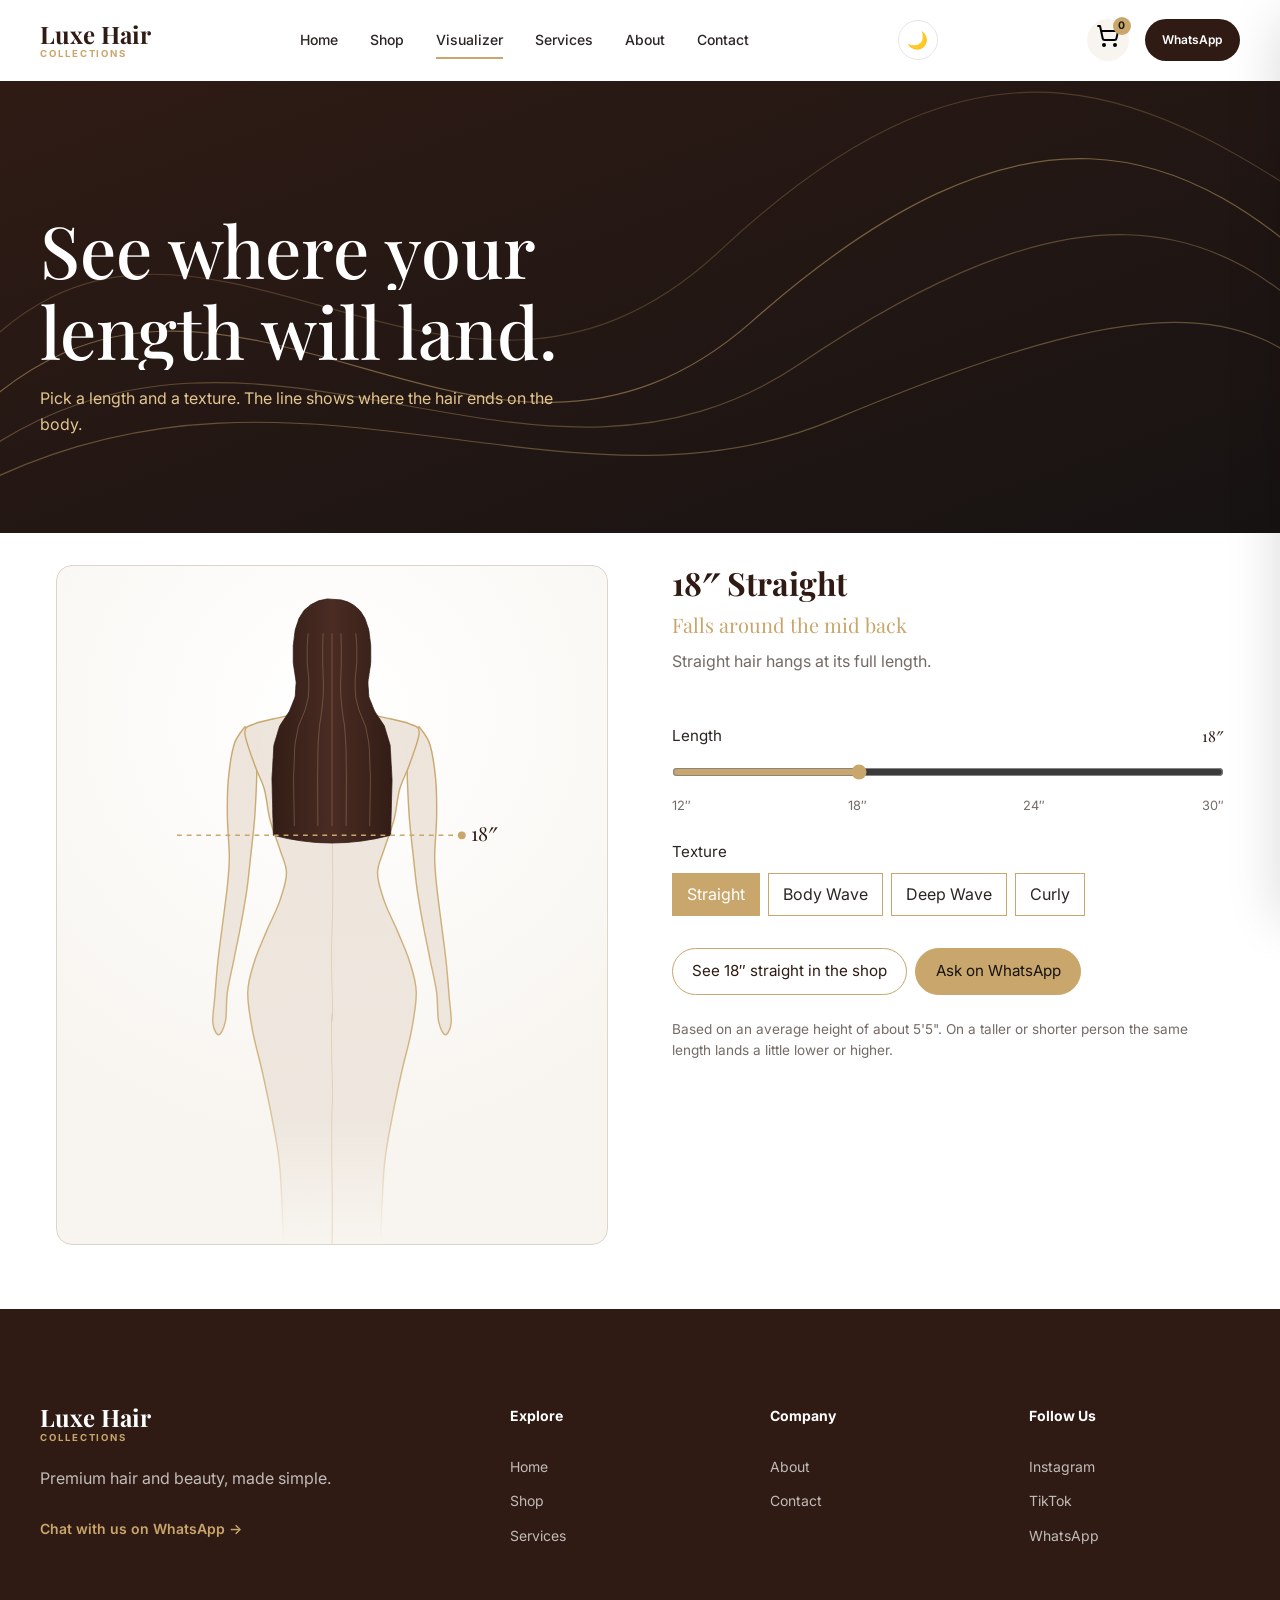
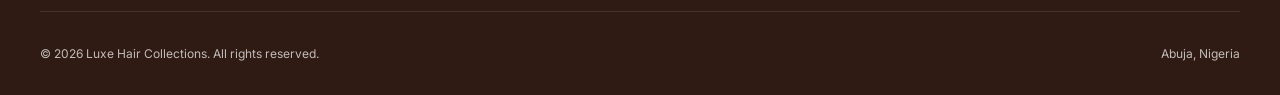
<file: visualizer.html>
<!DOCTYPE html>
<html lang="en">
<head>
  <meta charset="UTF-8">

    <meta name="viewport" content="width=device-width, initial-scale=1">
    <title>Visualizer | Wigs, Bundles and Frontals in Abuja</title>
    <meta name="description" content="Check the length of Quality wigs, bundles, closures and frontals, wig revamping and hair consultation in Abuja. Order easily on WhatsApp">
    <meta name="theme-color" content="#2f1b14">

    <!-- how the link looks when shared on WhatsApp, Facebook, etc. -->
    <meta property="og:title" content="Luxe Hair Collections | Wigs, Bundles and Frontals in Abuja">
    <meta property="og:description" content="Check the length of Quality wigs, bundles, closures and frontals, wig revamping and hair consultation in Abuja. Order easily on WhatsApp">
    <meta property="og:type" content="website">
    <meta property="og:image" content="https://bagujacob12-collab.github.io/luxe-hair-collections/images/share.jpg">    


    <!-- Google Fonts -->
    <link rel="preconnect" href="https://fonts.googleapis.com">
    <link rel="preconnect" href="https://fonts.gstatic.com" crossorigin>

    <link
        href="https://fonts.googleapis.com/css2?family=Inter:wght@400;500;600;700&family=Playfair+Display:wght@500;600;700&display=swap"
        rel="stylesheet"
    >

    <link rel="icon" href="assets/images/hero/favicon.svg" type="image/svg+xml">
    <link rel="icon" href="assets/images/hero/favicon-32.png" sizes="32x32" type="image/png">
    <link rel="apple-touch-icon" href="assets/images/hero/apple-touch-icon.png">


    <!-- CSS -->
    <link rel="stylesheet" href="css/styles.css">
    <link rel="stylesheet" href="css/responsive.css">
    <link rel="stylesheet" href="css/animations.css">
</head>
<body>

    <!-- =========================
         HEADER
    ========================== -->

    <header class="site-header">

        <nav class="navbar container">

            <a href="index.html" class="brand">
                <span class="brand-name">Luxe Hair</span>
                <span class="brand-subtitle">Collections</span>
            </a>

            <div class="nav-menu">

                <a href="index.html" class="nav-link">
                    Home
                </a>

                <a href="shop.html" class="nav-link">
                    Shop
                </a>

                <a href="visualizer.html" class="nav-link active">
                    Visualizer
                </a>

                <a href="services.html" class="nav-link">
                    Services
                </a>

                <a href="about.html" class="nav-link">
                    About
                </a>

                <a href="contact.html" class="nav-link">
                    Contact
                </a>

            </div>

            <button
                type="button"
                class="theme-toggle"
                aria-label="Toggle dark mode">

                <span class="theme-icon">🌙</span>
                
            </button>

            <div class="nav-actions">

                <button
                    type="button"
                    id="cart-button"
                    class="cart-button"
                    aria-label="Open shopping cart"
                >
                    <span class="cart-icon">
                        <svg xmlns="http://www.w3.org/2000/svg" width="24" height="24" viewBox="0 0 24 24" fill="none" stroke="currentColor" stroke-width="2" stroke-linecap="round" stroke-linejoin="round" class="lucide lucide-shopping-cart-icon lucide-shopping-cart"><circle cx="8" cy="21" r="1"/><circle cx="19" cy="21" r="1"/><path d="M2.05 2.05h2l2.66 12.42a2 2 0 0 0 2 1.58h9.78a2 2 0 0 0 1.95-1.57l1.65-7.43H5.12"/></svg>
                    </span>

                    <span class="cart-count">0</span>
                </button>

                <a
                    href="https://wa.me/2349164220790"
                    class="nav-whatsapp"
                    target="_blank"
                    rel="noopener"
                    data-whatsapp
                >
                    WhatsApp
                </a>

                <button
                    type="button"
                    class="menu-toggle"
                    aria-label="Open navigation menu"
                    aria-expanded="false"
                >
                    <span></span>
                    <span></span>
                    <span></span>
                </button>

            </div>

        </nav>

    </header>


    <main>
        <section class="hero-lux">
            <svg class="strands" viewBox="0 0 800 320" preserveAspectRatio="none" aria-hidden="true">
            <path d="M-20 240 C 140 60, 300 340, 470 170 S 740 40, 840 150"/>
            <path d="M-20 270 C 160 120, 330 330, 500 200 S 760 90, 840 190"/>
            <path d="M-20 200 C 120 20, 280 300, 450 120 S 720 10, 840 100"/>
            <path d="M-20 290 C 180 170, 350 320, 520 240 S 780 140, 840 230"/>
            </svg>
            <div class="hero-inner">
            <h1>
                <span class="line"><span>See where your</span></span>
                <span class="line"><span>length will land.</span></span>
            </h1>
            <p>Pick a length and a texture. The line shows where the hair ends on the body.</p>
            </div>
        </section>

        <section class="viz">
            <div class="viz-stage">
                <svg id="viz-svg" viewBox="0 0 400 700" role="img" aria-label="Back view of a body showing where the chosen hair length ends">
                    <defs>
                    <linearGradient id="vizBodyGrad" gradientUnits="userSpaceOnUse" x1="0" y1="110" x2="0" y2="700">
                        <stop offset="0" style="stop-color: var(--viz-body); stop-opacity: 1"/>
                        <stop offset="0.78" style="stop-color: var(--viz-body); stop-opacity: .9"/>
                        <stop offset="1" style="stop-color: var(--viz-body); stop-opacity: 0"/>
                    </linearGradient>
                    <linearGradient id="vizLineGrad" gradientUnits="userSpaceOnUse" x1="0" y1="110" x2="0" y2="700">
                        <stop offset="0" style="stop-color: var(--viz-line); stop-opacity: 1"/>
                        <stop offset="0.7" style="stop-color: var(--viz-line); stop-opacity: .8"/>
                        <stop offset="1" style="stop-color: var(--viz-line); stop-opacity: 0"/>
                    </linearGradient>
                    <linearGradient id="vizHairGrad" gradientUnits="userSpaceOnUse" x1="130" y1="0" x2="270" y2="0">
                        <stop offset="0" style="stop-color: var(--viz-hair-edge)"/>
                        <stop offset="0.5" style="stop-color: var(--viz-hair-shine)"/>
                        <stop offset="1" style="stop-color: var(--viz-hair-edge)"/>
                    </linearGradient>
                    </defs>

                    <!-- arms -->
                    <path class="viz-body" d="M110.0 166.0 C108.2 169.0 101.8 175.0 99.0 184.0 C96.2 193.0 94.2 207.3 93.0 220.0 C91.8 232.7 91.8 246.7 92.0 260.0 C92.2 273.3 94.0 288.3 94.0 300.0 C94.0 311.7 93.2 318.3 92.0 330.0 C90.8 341.7 88.7 356.7 87.0 370.0 C85.3 383.3 83.3 397.5 82.0 410.0 C80.7 422.5 79.8 434.7 79.0 445.0 C78.2 455.3 76.3 465.5 77.0 472.0 C77.7 478.5 80.8 484.3 83.0 484.0 C85.2 483.7 88.5 477.3 90.0 470.0 C91.5 462.7 90.5 450.8 92.0 440.0 C93.5 429.2 96.7 416.7 99.0 405.0 C101.3 393.3 103.8 381.7 106.0 370.0 C108.2 358.3 110.3 346.7 112.0 335.0 C113.7 323.3 114.7 312.2 116.0 300.0 C117.3 287.8 119.0 274.3 120.0 262.0 C121.0 249.7 121.5 237.0 122.0 226.0 C122.5 215.0 122.3 204.3 123.0 196.0 C123.7 187.7 125.5 179.3 126.0 176.0 Z"/>
                    <path class="viz-body" d="M290.0 166.0 C291.8 169.0 298.2 175.0 301.0 184.0 C303.8 193.0 305.8 207.3 307.0 220.0 C308.2 232.7 308.2 246.7 308.0 260.0 C307.8 273.3 306.0 288.3 306.0 300.0 C306.0 311.7 306.8 318.3 308.0 330.0 C309.2 341.7 311.3 356.7 313.0 370.0 C314.7 383.3 316.7 397.5 318.0 410.0 C319.3 422.5 320.2 434.7 321.0 445.0 C321.8 455.3 323.7 465.5 323.0 472.0 C322.3 478.5 319.2 484.3 317.0 484.0 C314.8 483.7 311.5 477.3 310.0 470.0 C308.5 462.7 309.5 450.8 308.0 440.0 C306.5 429.2 303.3 416.7 301.0 405.0 C298.7 393.3 296.2 381.7 294.0 370.0 C291.8 358.3 289.7 346.7 288.0 335.0 C286.3 323.3 285.3 312.2 284.0 300.0 C282.7 287.8 281.0 274.3 280.0 262.0 C279.0 249.7 278.5 237.0 278.0 226.0 C277.5 215.0 277.7 204.3 277.0 196.0 C276.3 187.7 274.5 179.3 274.0 176.0 Z"/>

                    <!-- back of the head -->
                    <ellipse class="viz-skin" cx="200" cy="80" rx="34" ry="42"/>

                    <!-- torso -->
                    <path class="viz-body" d="M214.0 112.0 C214.2 116.3 213.0 131.7 215.0 138.0 C217.0 144.3 219.8 147.0 226.0 150.0 C232.2 153.0 243.0 153.8 252.0 156.0 C261.0 158.2 273.7 160.3 280.0 163.0 C286.3 165.7 290.0 165.0 290.0 172.0 C290.0 179.0 283.3 195.3 280.0 205.0 C276.7 214.7 272.7 220.5 270.0 230.0 C267.3 239.5 266.7 251.7 264.0 262.0 C261.3 272.3 256.8 282.8 254.0 292.0 C251.2 301.2 247.0 308.0 247.0 317.0 C247.0 326.0 250.5 335.8 254.0 346.0 C257.5 356.2 263.7 367.7 268.0 378.0 C272.3 388.3 276.8 397.7 280.0 408.0 C283.2 418.3 286.7 428.0 287.0 440.0 C287.3 452.0 284.5 466.3 282.0 480.0 C279.5 493.7 275.3 507.0 272.0 522.0 C268.7 537.0 265.0 553.7 262.0 570.0 C259.0 586.3 256.0 598.3 254.0 620.0 C252.0 641.7 250.7 686.7 250.0 700.0 L150 700 C149.3 686.7 148.0 641.7 146.0 620.0 C144.0 598.3 141.0 586.3 138.0 570.0 C135.0 553.7 131.3 537.0 128.0 522.0 C124.7 507.0 120.5 493.7 118.0 480.0 C115.5 466.3 112.7 452.0 113.0 440.0 C113.3 428.0 116.8 418.3 120.0 408.0 C123.2 397.7 127.7 388.3 132.0 378.0 C136.3 367.7 142.5 356.2 146.0 346.0 C149.5 335.8 153.0 326.0 153.0 317.0 C153.0 308.0 148.8 301.2 146.0 292.0 C143.2 282.8 138.7 272.3 136.0 262.0 C133.3 251.7 132.7 239.5 130.0 230.0 C127.3 220.5 123.3 214.7 120.0 205.0 C116.7 195.3 110.0 179.0 110.0 172.0 C110.0 165.0 113.7 165.7 120.0 163.0 C126.3 160.3 139.0 158.2 148.0 156.0 C157.0 153.8 167.8 153.0 174.0 150.0 C180.2 147.0 183.0 144.3 185.0 138.0 C187.0 131.7 185.8 116.3 186.0 112.0 Z"/>

                    <!-- spine and hip line (shown below the hair) -->
                    <path class="viz-detail" d="M200 150 C197 230 203 300 200 380 C198 420 202 450 200 470"/>
                    <path class="viz-detail" d="M200 462 C198 500 202 540 200 560"/>
                    <path class="viz-detail" d="M200 560 C199 610 201 650 200 700"/>

                    <!-- hair: drawn by JavaScript -->
                    <path id="hair-body" class="viz-hair"/>
                    <path id="hair-strands" class="viz-strands"/>

                    <!-- the length marker -->
                    <g id="viz-marker" class="viz-marker">
                    <line x1="40" x2="334" y1="0" y2="0"/>
                    <circle cx="334" cy="0" r="4"/>
                    <text id="viz-marker-label" x="344" y="6"></text>
                    </g>
                </svg>
            </div>

            

            <div class="viz-panel">
            <h2 id="viz-title"></h2>
            <p class="viz-landmark" id="viz-landmark"></p>
            <p class="viz-note" id="viz-note"></p>

            <div class="viz-control">
                <label for="viz-length">Length <output id="viz-length-out"></output></label>
                <input type="range" id="viz-length" min="12" max="30" step="2" value="18">
                <div class="viz-ticks" aria-hidden="true"><span>12″</span><span>18″</span><span>24″</span><span>30″</span></div>
            </div>

            <div class="viz-control">
                <span class="viz-label">Texture</span>
                <div class="viz-textures" id="viz-textures">
                <button type="button" class="pd-pill active" data-texture="Straight">Straight</button>
                <button type="button" class="pd-pill" data-texture="Body Wave">Body Wave</button>
                <button type="button" class="pd-pill" data-texture="Deep Wave">Deep Wave</button>
                <button type="button" class="pd-pill" data-texture="Curly">Curly</button>
                </div>
            </div>

            <div class="viz-actions">
                <a class="service-link" id="viz-shop" href="shop.html">See it in the shop</a>
                <a class="service-link solid" id="viz-ask" href="#" target="_blank" rel="noopener">Ask on WhatsApp</a>
            </div>

            <p class="viz-disclaimer">Based on an average height of about 5'5". On a taller or shorter person the same length lands a little lower or higher.</p>
            </div>
        </section>
    </main>


    <!-- =========================
         FOOTER
    ========================== -->

    <footer class="site-footer">

        <div class="container footer-grid">

            <div class="footer-brand">

                <a href="index.html" class="brand">

                    <span class="brand-name">
                        Luxe Hair
                    </span>

                    <span class="brand-subtitle">
                        Collections
                    </span>

                </a>

                <p>
                    Premium hair and beauty,
                    made simple.
                </p>

                <a
                    href="https://wa.me/2349164220790"
                    class="footer-whatsapp"
                    target="_blank"
                    rel="noopener"
                >
                    Chat with us on WhatsApp →
                </a>

            </div>


            <div class="footer-column">

                <h3>
                    Explore
                </h3>

                <a href="home.html">
                    Home
                </a>

                <a href="shop.html">
                    Shop
                </a>

                <a href="services.html">
                    Services
                </a>

            </div>


            <div class="footer-column">

                <h3>
                    Company
                </h3>

                <a href="about.html">
                    About
                </a>

                <a href="contact.html">
                    Contact
                </a>

            </div>


            <div class="footer-column">

                <h3>
                    Follow Us
                </h3>

                <a href="#" target="_blank">
                    Instagram
                </a>

                <a href="#" target="_blank">
                    TikTok
                </a>

                <a href="#" target="_blank" data-whatsapp>
                    WhatsApp
                </a>

            </div>

        </div>


        <div class="container footer-bottom">

            <p>
                © <span id="year">2026</span> Luxe Hair Collections.
                All rights reserved.
            </p>

            <p>
                Abuja, Nigeria
            </p>

        </div>

    </footer>


            <!-- =========================
                    PRODUCT DETAILS MODAL
            ========================== -->
    <div id="product-details" class="product-details">
        <div class="product-details-content">
            <button class="close-details" type="button">&times;</button>

            <div class="product-details-body">
                <!-- JavaScript will insert product information here -->
            </div>
        </div>
    </div>    

    
        <!-- =========================
             CART DRAWER
        ========================== -->

    <div class="cart-overlay"></div>
        <aside id="cart-drawer" class="cart-drawer" aria-label="Shopping cart">
            <div class="cart-header">
                <h2>
                    Your Cart
              
                </h2>
                <button type="button" class="close-cart" aria-label="Close cart">
                    &times;
                </button>
            </div>

            <div class="cart-items" id="cart-items">


            </div>

            <div class="cart-footer"> 
                <p>Items: <span id="cart-item-count" class="cart-items-count">0</span></p>
                <p>
                    Subtotal: <span id="cart-subtotal" class="cart-subtotal">0</span>
                </p> 
                <p class="cart-note">Delivery is confirmed on WhatsApp.</p>
            
                <button type="button" class="checkout-btn" id="checkout-btn" disabled>
                    Checkout on WhatsApp
                </button>
            </div> 
        </aside>
    


        <!---- ===== TOAST -->

    <div id="toast" class="toast" role="status"></div>


        <!-- Quick add sheet -->
    <div class="quick-overlay" id="quick-overlay"></div>
    <aside class="quick-add" id="quick-add" aria-label="Quick add to cart">
        <button type="button" class="quick-close" id="quick-close" aria-label="Close">×</button>
        <div id="quick-add-body"></div>
    </aside>





 
     <!-- =========================
         JAVASCRIPT
    ========================== -->
    
    <script src="js/utils.js"></script>
    <script src="js/app.js"></script>
    <script src="js/cart.js"></script>
    <script src="js/whatsapp.js"></script>
    <script src="js/visualizer.js"></script>       
    
</body>
</html>
</file>
<file: css/styles.css>
/* ========================================
   LUXE HAIR COLLECTIONS
   GLOBAL STYLES & DESIGN SYSTEM
======================================== */


/* ========================================
   1. CSS VARIABLES
======================================== */

:root {
    /* Colors */
    --color-primary: #2f1b14;
    --color-primary-light: #4a2c23;
    --color-secondary: #c9a66b;
    --color-secondary-light: #e3c58f;

    --color-dark: #171313;
    --color-dark-soft: #242020;

    --color-white: #ffffff;
    --color-cream: #f8f5f0;
    --color-beige: #ede5dc;
    --color-border: #ddd4ca;

    --color-text: #2b2523;
    --color-text-light: #756b66;

    /* Typography */
    --font-heading: "Playfair Display", serif;
    --font-body: "Inter", sans-serif;

    /* Font Sizes */
    --text-xs: 0.75rem;
    --text-sm: 0.875rem;
    --text-base: 1rem;
    --text-md: 1.125rem;
    --text-lg: 1.25rem;
    --text-xl: 1.5rem;
    --text-2xl: 2rem;
    --text-3xl: 2.5rem;
    --text-4xl: 3.5rem;
    --text-5xl: 4.5rem;

    /* Spacing */
    --space-2xs: 0.25rem;
    --space-xs: 0.5rem;
    --space-sm: 1rem;
    --space-md: 1.5rem;
    --space-lg: 2rem;
    --space-xl: 3rem;
    --space-2xl: 4rem;
    --space-3xl: 6rem;
    --space-4xl: 8rem;

    /* Layout */
    --container-width: 1200px;
    --header-height: 80px;

    /* Borders */
    --border-radius-sm: 4px;
    --border-radius-md: 8px;
    --border-radius-lg: 16px;
    --border-radius-full: 999px;

    /* Shadows */
    --shadow-sm: 0 4px 15px rgba(0, 0, 0, 0.06);
    --shadow-md: 0 10px 30px rgba(0, 0, 0, 0.1);
    --shadow-lg: 0 20px 50px rgba(0, 0, 0, 0.15);

    /* Transitions */
    --transition-fast: 0.2s ease;
    --transition-normal: 0.3s ease;
}


/* ========================================
   2. RESET & BASE STYLES
======================================== */

* {
    margin: 0;
    padding: 0;
    box-sizing: border-box;
}

html {
    scroll-behavior: smooth;
}

body {
    font-family: var(--font-body);
    background-color: var(--color-white);
    color: var(--color-text);
    line-height: 1.6;
}

img {
    display: block;
    max-width: 100%;
}

a {
    color: inherit;
    text-decoration: none;
}

button,
input,
textarea,
select {
    font: inherit;
}

button {
    border: none;
    background: none;
    cursor: pointer;
}


/* ========================================
   3. GLOBAL LAYOUT
======================================== */

.container {
    width: min(100% - 2rem, var(--container-width));
    margin-inline: auto;
}

.section {
    padding: var(--space-4xl) 0;
}

.section-heading {
    display: flex;
    align-items: end;
    justify-content: space-between;
    gap: var(--space-lg);
    margin-bottom: var(--space-2xl);
}

.section-heading.centered {
    max-width: 700px;
    margin-inline: auto;
    margin-bottom: var(--space-2xl);
    text-align: center;
}

.section-heading h2,
.final-cta h2 {
    font-family: var(--font-heading);
    font-size: var(--text-4xl);
    font-weight: 600;
    line-height: 1.15;
    color: var(--color-primary);
}

.section-description {
    max-width: 600px;
    margin-top: var(--space-sm);
    color: var(--color-text-light);
}

.eyebrow {
    margin-bottom: var(--space-sm);
    color: var(--color-secondary);
    font-size: var(--text-xs);
    font-weight: 700;
    letter-spacing: 0.15em;
}


/* ========================================
   4. BUTTONS & LINKS
======================================== */

.btn {
    display: inline-flex;
    align-items: center;
    justify-content: center;
    min-height: 50px;
    padding: 0.8rem 1.5rem;
    border-radius: var(--border-radius-full);
    font-size: var(--text-sm);
    font-weight: 600;
    transition:
        transform var(--transition-normal),
        background-color var(--transition-normal),
        color var(--transition-normal);
}

.btn:hover {
    transform: translateY(-2px);
}

.btn-primary {
    background-color: var(--color-primary);
    color: var(--color-white);
}

.btn-primary:hover {
    background-color: var(--color-primary-light);
}

.btn-secondary {
    border: 1px solid var(--color-primary);
    color: var(--color-primary);
}

.btn-secondary:hover {
    background-color: var(--color-primary);
    color: var(--color-white);
}

.btn-whatsapp {
    background-color: #25d366;
    color: var(--color-white);
}

.text-link {
    display: inline-flex;
    align-items: center;
    color: var(--color-primary);
    font-size: var(--text-sm);
    font-weight: 600;
    transition: color var(--transition-fast);
}

.text-link:hover {
    color: var(--color-secondary);
}


/* ========================================
   5. HEADER & NAVIGATION
======================================== */

.site-header {
    position: sticky;
    top: 0;
    z-index: 100;
    background-color: rgba(255, 255, 255, 0.95);
    border-bottom: 1px solid transparent;
    backdrop-filter: blur(10px);
}

.navbar {
    display: flex;
    align-items: center;
    justify-content: space-between;
    min-height: var(--header-height);
    gap: var(--space-lg);
}

.brand {
    display: flex;
    flex-direction: column;
    line-height: 1;
}

.brand-name {
    font-family: var(--font-heading);
    color: var(--color-primary);
    font-size: var(--text-xl);
    font-weight: 700;
}

.brand-subtitle {
    margin-top: 0.2rem;
    color: var(--color-secondary);
    font-size: 0.6rem;
    font-weight: 700;
    letter-spacing: 0.2em;
    text-transform: uppercase;
}

.nav-menu {
    display: flex;
    align-items: center;
    gap: var(--space-lg);
}

.nav-link {
    position: relative;
    padding: 0.5rem 0;
    color: var(--color-text);
    font-size: var(--text-sm);
    font-weight: 500;
}

.nav-link::after {
    position: absolute;
    right: 0;
    bottom: 0;
    left: 0;
    width: 0;
    height: 2px;
    margin-inline: auto;
    background-color: var(--color-secondary);
    content: "";
    transition: width var(--transition-normal);
}

.nav-link:hover::after,
.nav-link.active::after {
    width: 100%;
}

.nav-actions {
    display: flex;
    align-items: center;
    gap: var(--space-sm);
}

.cart-button {
    position: relative;
    display: grid;
    width: 42px;
    height: 42px;
    place-items: center;
    border-radius: 50%;
    background-color: var(--color-cream);
}

.cart-count {
    position: absolute;
    top: -2px;
    right: -2px;
    display: grid;
    width: 18px;
    height: 18px;
    place-items: center;
    border-radius: 50%;
    background-color: var(--color-secondary);
    color: var(--color-dark);
    font-size: 0.65rem;
    font-weight: 700;
}

.nav-whatsapp {
    padding: 0.7rem 1.1rem;
    border-radius: var(--border-radius-full);
    background-color: var(--color-primary);
    color: var(--color-white);
    font-size: var(--text-xs);
    font-weight: 600;
}

.menu-toggle {
    display: none;
    width: 42px;
    height: 42px;
    padding: 0.6rem;
}

.menu-toggle span {
    display: block;
    width: 100%;
    height: 2px;
    margin: 5px 0;
    background-color: var(--color-primary);
}




/* ========================================
   6. MOBILE MENU
======================================== */

.mobile-menu {
    position: fixed;
    top: 0;
    right: -100%;
    z-index: 200;
    width: min(85%, 380px);
    height: 100vh;
    padding: var(--space-lg);
    background-color: var(--color-white);
    box-shadow: var(--shadow-lg);
    transition: right var(--transition-normal);
}

.mobile-menu.active {
    right: 0;
}

.mobile-menu-header {
    display: flex;
    align-items: center;
    justify-content: space-between;
    padding-bottom: var(--space-lg);
    border-bottom: 1px solid var(--color-border);
}

.mobile-menu-close {
    font-size: var(--text-2xl);
    color: var(--color-primary);
}

.mobile-nav-links {
    display: flex;
    flex-direction: column;
    padding: var(--space-lg) 0;
}

.mobile-nav-link {
    padding: var(--space-sm) 0;
    border-bottom: 1px solid var(--color-border);
    font-family: var(--font-heading);
    font-size: var(--text-xl);
    color: var(--color-primary);
}

.mobile-whatsapp {
    width: 100%;
}


/* ========================================
   7. HERO
======================================== */

.hero {
    overflow: hidden;
    background-color: var(--color-cream);
}

.hero-content {
    display: grid;
    grid-template-columns: 1fr 1fr;
    min-height: calc(100vh - var(--header-height));
    align-items: center;
    gap: var(--space-4xl);
}

.hero-text {
    max-width: 620px;
}

.hero-title {
    margin-bottom: var(--space-md);
    font-family: var(--font-heading);
    font-size: clamp(3.5rem, 6vw, 6.5rem);
    font-weight: 600;
    line-height: 0.95;
    color: var(--color-primary);
}

.hero-title span {
    display: block;
    color: var(--color-secondary);
    font-style: italic;
}

.hero-description {
    max-width: 550px;
    margin-bottom: var(--space-lg);
    color: var(--color-text-light);
    font-size: var(--text-md);
}

.hero-actions {
    display: flex;
    flex-wrap: wrap;
    gap: var(--space-sm);
}

.hero-note {
    display: flex;
    align-items: center;
    gap: var(--space-xs);
    margin-top: var(--space-lg);
    color: var(--color-text-light);
    font-size: var(--text-sm);
}

.hero-note span {
    color: var(--color-secondary);
}

.hero-image {
    position: relative;
    align-self: stretch;
    min-height: 650px;
}

.hero-image img {
    width: 100%;
    height: 100%;
    object-fit: cover;
}

.hero-image-badge {
    position: absolute;
    right: -20px;
    bottom: 40px;
    display: flex;
    min-width: 180px;
    flex-direction: column;
    padding: var(--space-md);
    background-color: var(--color-white);
    box-shadow: var(--shadow-md);
}

.badge-label {
    margin-bottom: var(--space-xs);
    color: var(--color-secondary);
    font-size: 0.65rem;
    font-weight: 700;
    letter-spacing: 0.15em;
}

.hero-image-badge strong {
    color: var(--color-primary);
    font-family: var(--font-heading);
    font-size: var(--text-lg);
}

.hero-image-badge span:last-child {
    margin-top: 0.25rem;
    color: var(--color-text-light);
    font-size: var(--text-sm);
}


/* ========================================
   8. FEATURED PRODUCTS
======================================== */

.featured-products {
    background-color: var(--color-white);
}

.product-grid {
    display: grid;
    grid-template-columns: repeat(4, 1fr);
    gap: var(--space-lg);
}


/* ========================================
   9. CATEGORIES
======================================== */

.categories {
    background-color: var(--color-cream);
}

.category-grid {
    display: grid;
    grid-template-columns: repeat(4, 1fr);
    gap: var(--space-md);
}

.category-card {
    overflow: hidden;
    background-color: var(--color-white);
    transition: transform var(--transition-normal);
}

.category-card:hover {
    transform: translateY(-6px);
}

.category-image {
    overflow: hidden;
    aspect-ratio: 4 / 5;
}

.category-image img {
    width: 100%;
    height: 100%;
    object-fit: cover;
    transition: transform 0.5s ease;
}

.category-card:hover img {
    transform: scale(1.05);
}

.category-content {
    padding: var(--space-md);
}

.category-content span {
    color: var(--color-secondary);
    font-size: var(--text-xs);
    font-weight: 700;
    letter-spacing: 0.1em;
    text-transform: uppercase;
}

.category-content h3 {
    margin-top: var(--space-xs);
    color: var(--color-primary);
    font-family: var(--font-heading);
    font-size: var(--text-xl);
}


/* ========================================
   10. WHY LUXE
======================================== */

.why-luxe {
    background-color: var(--color-primary);
}

.why-luxe .section-heading h2 {
    color: var(--color-white);
}

.why-luxe .section-description {
    color: rgba(255, 255, 255, 0.7);
}

.benefits-grid {
    display: grid;
    grid-template-columns: repeat(3, 1fr);
    gap: var(--space-lg);
}

.benefit-card {
    padding: var(--space-xl);
    border: 1px solid rgba(255, 255, 255, 0.15);
}

.benefit-icon {
    display: block;
    margin-bottom: var(--space-md);
    color: var(--color-secondary);
    font-size: var(--text-2xl);
}

.benefit-card h3 {
    margin-bottom: var(--space-sm);
    color: var(--color-white);
    font-family: var(--font-heading);
    font-size: var(--text-xl);
}

.benefit-card p {
    color: rgba(255, 255, 255, 0.7);
}


/* ========================================
   11. VISUALIZER PREVIEW
======================================== */

.visualizer-preview {
    background-color: var(--color-beige);
}

.visualizer-preview-content {
    display: grid;
    grid-template-columns: 0.9fr 1.1fr;
    align-items: center;
    gap: var(--space-4xl);
}

.visualizer-preview-text h2 {
    margin-bottom: var(--space-md);
    font-family: var(--font-heading);
    font-size: var(--text-4xl);
    line-height: 1.15;
    color: var(--color-primary);
}

.visualizer-preview-text > p:not(.eyebrow) {
    max-width: 500px;
    margin-bottom: var(--space-lg);
    color: var(--color-text-light);
}

.visualizer-preview-image {
    position: relative;
    min-height: 600px;
}

.visualizer-preview-image img {
    width: 100%;
    height: 600px;
    object-fit: cover;
}

.length-indicator {
    position: absolute;
    right: -20px;
    padding: 0.4rem 0.7rem;
    background-color: var(--color-white);
    box-shadow: var(--shadow-sm);
    color: var(--color-primary);
    font-size: var(--text-xs);
    font-weight: 700;
}

.length-18 {
    top: 35%;
}

.length-22 {
    top: 55%;
}

.length-26 {
    top: 75%;
}


/* ========================================
   12. SERVICES
======================================== */

.services-grid {
    display: grid;
    grid-template-columns: repeat(2, 1fr);
    gap: var(--space-lg);
}

.service-card {
    display: grid;
    grid-template-columns: 1fr 1fr;
    overflow: hidden;
    background-color: var(--color-cream);
}

.service-image img {
    width: 100%;
    height: 100%;
    min-height: 400px;
    object-fit: cover;
}

.service-content {
    display: flex;
    flex-direction: column;
    justify-content: center;
    padding: var(--space-xl);
}

.service-label {
    margin-bottom: var(--space-sm);
    color: var(--color-secondary);
    font-size: var(--text-xs);
    font-weight: 700;
    letter-spacing: 0.1em;
}

.service-content h3 {
    margin-bottom: var(--space-sm);
    color: var(--color-primary);
    font-family: var(--font-heading);
    font-size: var(--text-2xl);
}

.service-content > p:not(.service-label) {
    margin-bottom: var(--space-md);
    color: var(--color-text-light);
}


/* ========================================
   13. TESTIMONIALS
======================================== */

.testimonials {
    background-color: var(--color-white);
}

.testimonial-grid {
    display: flex;
    overflow-x: auto;
    gap: var(--space-md);
    scroll-snap-type: x mandatory;
    padding-bottom: var(--space-sm)
}

.testimonial-grid >*{
    flex: 0 0 85%;
    scroll-snap-align: start;
}

.testimonial-card {
    padding: var(--space-xl);
    background-color: var(--color-cream);
}

.stars {
    margin-bottom: var(--space-md);
    color: var(--color-secondary);
    letter-spacing: 0.1em;
}

.testimonial-card > p {
    margin-bottom: var(--space-lg);
    color: var(--color-text);
    font-family: var(--font-heading);
    font-size: var(--text-lg);
    line-height: 1.5;
}

.testimonial-author {
    display: flex;
    flex-direction: column;
}

.testimonial-author strong {
    color: var(--color-primary);
    font-size: var(--text-sm);
}

.testimonial-author span {
    color: var(--color-text-light);
    font-size: 
    var(--text-xs);
}

@media (min-width: 768px) {
    .testimonial-grid >*{
        flex: 0 0 45%;
    }
    
}

@media (min-width: 992px) {
    .testimonial-grid{
        display: grid;
        grid-template-columns: repeat(3, 1fr);
        gap: var(--space-lg);

    }
}


/* ========================================
   14. HOW IT WORKS
======================================== */

.how-it-works {
    background-color: var(--color-cream);
}

.steps-grid {
    display: grid;
    grid-template-columns: repeat(3, 1fr);
    gap: var(--space-lg);
}

.step-card {
    padding: var(--space-xl);
    border-top: 2px solid var(--color-secondary);
}

.step-number {
    display: block;
    margin-bottom: var(--space-lg);
    color: var(--color-secondary);
    font-family: var(--font-heading);
    font-size: var(--text-3xl);
}

.step-card h3 {
    margin-bottom: var(--space-sm);
    color: var(--color-primary);
    font-family: var(--font-heading);
    font-size: var(--text-xl);
}

.step-card p {
    color: var(--color-text-light);
}


/* ========================================
   15. FINAL CTA
======================================== */

.final-cta {
    background-color: var(--color-dark);
}

.final-cta-content {
    max-width: 800px;
    margin-inline: auto;
    text-align: center;
}

.final-cta h2 {
    color: var(--color-white);
}

.final-cta-content > p:not(.eyebrow) {
    max-width: 550px;
    margin: var(--space-md) auto var(--space-lg);
    color: rgba(255, 255, 255, 0.7);
}


/* ========================================
   16. FOOTER
======================================== */

.site-footer {
    padding-top: var(--space-3xl);
    background-color: var(--color-primary);
    color: rgba(255, 255, 255, 0.7);
}

.footer-grid {
    display: grid;
    grid-template-columns: 2fr repeat(3, 1fr);
    gap: var(--space-xl);
    padding-bottom: var(--space-2xl);
}

.footer-brand {
    max-width: 320px;
}

.site-footer .brand-name {
    color: var(--color-white);
}

.footer-brand > p {
    margin: var(--space-md) 0;
}

.footer-whatsapp {
    color: var(--color-secondary);
    font-size: var(--text-sm);
    font-weight: 600;
}

.footer-column {
    display: flex;
    flex-direction: column;
    gap: 0.75rem;
}

.footer-column h3 {
    margin-bottom: var(--space-sm);
    color: var(--color-white);
    font-size: var(--text-sm);
}

.footer-column a {
    font-size: var(--text-sm);
    transition: color var(--transition-fast);
}

.footer-column a:hover {
    color: var(--color-secondary);
}

.footer-bottom {
    display: flex;
    justify-content: space-between;
    gap: var(--space-md);
    padding: var(--space-lg) 0;
    border-top: 1px solid rgba(255, 255, 255, 0.1);
    font-size: var(--text-xs);
}


/* ========================================
   PRODUCT CARDS
======================================== */

.product-card {
    overflow: hidden;
    background-color: var(--color-white);
    border: 1px solid var(--color-border);
    transition: transform var(--transition-normal),
                box-shadow var(--transition-normal);
}

.product-card:hover {
    transform: translateY(-6px);
    box-shadow: var(--shadow-md);
}

.product-image {
    overflow: hidden;
    aspect-ratio: 4 / 5;
    position: relative;
}

.like-btn{
    position: absolute;
    top: 10px;
    right: 10px;
    width: 35px;
    height: 35px;
    border-radius: 50%;
    background-color: var(--color-white);
    display: flex;
    align-items: center;
    justify-content: center;
    cursor: pointer;
    transition: background-color var(--transition-fast);
    z-index: 2;
    
}

.like-btn.liked{
    color: #e53e3e;
}

.product-image img {
    width: 100%;
    height: 100%;
    object-fit: cover;
    transition: transform 0.5s ease;
}

.product-card:hover .product-image img {
    transform: scale(1.05);
}

.product-content {
    padding: var(--space-md);
}

.product-category {
    color: var(--color-secondary);
    font-size: var(--text-xs);
    font-weight: 700;
    letter-spacing: 0.1em;
    text-transform: uppercase;
}

.product-content h3 {
    margin-top: var(--space-xs);
    color: var(--color-primary);
    font-family: var(--font-heading);
    font-size: var(--text-lg);
}

.product-price {
    margin-top: var(--space-sm);
    color: var(--color-text);
    font-weight: 600;
}

/* .product-price-row{
    display: flex;
    justify-content: space-between,
    align-items: center;
} */

.product-button {
    width: 100%;
    margin-top: var(--space-md);
    padding: 0.85rem 1rem;
    background-color: var(--color-primary);
    color: var(--color-white);
    border: none;
    font: inherit;
    font-weight: 600;
    cursor: pointer;
    transition: background-color var(--transition-normal);
}

.product-button:hover {
    background-color: var(--color-primary-light);
}


.length-options button.active {
  background: #d69e2e;
  color: #1a202c;
  border-color: #d69e2e;
}

body.dark-mode.length-options button.active{
    background-color: var(--color-secondary);
    color: var(--color-text);
    border-color: var(--color-secondary);
}

/* ========================================
   17. ACCESSIBILITY
======================================== */

:focus-visible {
    outline: 3px solid var(--color-secondary);
    outline-offset: 4px;
}



/* ========================================
   THEME TOGGLE
======================================== */
.theme-toggle {
    display: flex;
    align-items: center;
    justify-content: center;
    width: 40px;
    height: 40px;
    padding: 0;
    border: 1px solid #e5e5e5;
    border-radius: 50%;
    background-color: #ffffff;
    color: #222222;
    cursor: pointer;
    font-size: 1.05rem;
    flex-shrink: 0;
    transition: all 0.3s ease;
}

.theme-toggle:hover {
    background-color: #f7f7f7;
    border-color: #d69e2e;
}

.theme-icon {
    display: block;
    line-height: 1;
}

/* Dark mode toggle */
body.dark-mode .theme-toggle {
    background-color: #1f1b1a;
    border-color: #3a3330;
    color: #d69e2e;
}

body.dark-mode .theme-toggle:hover {
    background-color: #2a2422;
    border-color: #d69e2e;
}

/* ========================================
   DARK MODE — LUXE THEME
======================================== */

body.dark-mode {
    background-color: #111111;
    color: #f5f5f5;
}


/* ---------- Header ---------- */

body.dark-mode .site-header {
    background-color: #111111;
    border-bottom-color: #2a2a2a;
}

body.dark-mode .brand-name,
body.dark-mode .nav-link {
    color: #f5f5f5;
}

body.dark-mode .nav-link:hover {
    color: var(--color-secondary-light);
}


/* ---------- Hero ---------- */

body.dark-mode .hero {
    background-color: #171313;
}

body.dark-mode .hero-title,
body.dark-mode .hero-description,
body.dark-mode .hero-note {
    color: #f5f5f5;
}


/* ---------- Normal Sections ---------- */

body.dark-mode .section {
    background-color: #111111;
}

body.dark-mode .section-heading h2,
body.dark-mode .section-description {
    color: #f5f5f5;
}


/* ---------- Categories ---------- */

body.dark-mode .categories {
    background-color: #171313;
}

body.dark-mode .category-card {
    background-color: #1f1b1a;
}

body.dark-mode .category-content h3 {
    color: #f5f5f5;
}


/* ---------- How To Order ---------- */

body.dark-mode .steps {
    background-color: #111111;
}

body.dark-mode .step-card h3 {
    color: #f5f5f5;
}

body.dark-mode .step-card p {
    color: #bdb5b0;
}


/* ---------- Visualizer Preview ---------- */

body.dark-mode .visualizer-preview {
    background-color: #171313;
}

body.dark-mode .visualizer-preview-text h2 {
    color: #f5f5f5;
}

body.dark-mode .visualizer-preview-text > p:not(.eyebrow) {
    color: #bdb5b0;
}



/* ---------- Services ---------- */

body.dark-mode .service-card {
    background-color: #1f1b1a;
    border-color: #2a2a2a;
}

body.dark-mode .service-content h3 {
    color: #f5f5f5;
}

body.dark-mode .service-content p {
    color: #bdb5b0;
}


/* ---------- Testimonials ---------- */

body.dark-mode .testimonial-card {
    background-color: #1f1b1a;
    border-color: #2a2a2a;
}

body.dark-mode .testimonial-card h3 {
    color: #f5f5f5;
}

body.dark-mode .testimonial-card p {
    color: #bdb5b0;
}

/* ---------- General Secondary Text ---------- */

body.dark-mode .section-description,
body.dark-mode .product-card p,
body.dark-mode .benefit-card p,
body.dark-mode .testimonial-card p,
body.dark-mode .service-card p {
    color: #bdb5b0;
}


/* ---------- Navigation Menu ---------- */

body.dark-mode .nav-menu.active {
    background-color: #171313;
    border-color: #2a2a2a;
}

body.dark-mode .nav-menu.active .nav-link {
    color: #f5f5f5;
    border-bottom-color: #2a2a2a;
}

body.dark-mode .nav-menu.active .nav-link:hover {
    background-color: #242020;
}


/* ---------- Footer ---------- */

body.dark-mode .site-footer {
    background-color: #0d0d0d;
}


/* Product-card */

body.dark-mode .product-card {
    background-color: #1f1b1a;
    border-color: #2a2a2a;
}

body.dark-mode .product-content h3 {
    color: #f5f5f5;
}

body.dark-mode .product-price {
    color: #f5f5f5;
}

body.dark-mode .product-button {
    background-color: var(--color-secondary);
    color: var(--color-dark);
}

/* ================================
   PRODUCT DETAILS MODAL
================================ */

.product-details {
    position: fixed;
    inset: 0;
    z-index: 1000;

    display: flex;
    align-items: center;
    justify-content: center;

    padding: var(--space-lg);

    background: rgba(0, 0, 0, 0.7);
    backdrop-filter: blur(6px);

    opacity: 0;
    visibility: hidden;
    pointer-events: none;

    transition:
        opacity var(--transition-normal),
        visibility var(--transition-normal);
}

.product-details.active {
    opacity: 1;
    visibility: visible;
    pointer-events: auto;
}

.product-details-content {
    position: relative;

    width: min(900px, 100%);
    max-height: 90vh;
    overflow-y: auto;

    background: var(--color-white);
    border-radius: var(--radius-lg);

    padding: var(--space-xl);

    transform: translateY(20px);
    transition: transform var(--transition-normal);
}

.product-details.active .product-details-content {
    transform: translateY(0);
}

/* Close button */

.close-details {
    position: absolute;
    top: 1rem;
    right: 1rem;

    width: 40px;
    height: 40px;

    display: flex;
    align-items: center;
    justify-content: center;

    border: none;
    border-radius: 50%;

    background: var(--color-light);
    color: var(--color-dark);

    font-size: 1.5rem;
    cursor: pointer;

    transition: all var(--transition-fast);
}

.close-details:hover {
    background: var(--color-secondary);
    color: var(--color-dark);
}

/* Product layout */

.product-details-body {
    display: grid;
    grid-template-columns: 1fr 1fr;
    gap: var(--space-xl);

    align-items: center;
}

.product-details-image img {
    width: 100%;
    height: 450px;

    object-fit: cover;
    border-radius: var(--radius-md);
}

.product-details-info {
    display: flex;
    flex-direction: column;
    gap: var(--space-md);
}

.product-details-info > p:first-child {
    color: var(--color-primary);
    font-size: 0.85rem;
    font-weight: 600;
    text-transform: uppercase;
    letter-spacing: 0.08em;
}

.product-details-info h2 {
    margin: 0;
    font-size: 2rem;
}

.product-details-info .price {
    color: var(--color-primary);
    font-size: 1.4rem;
    font-weight: 700;
}

/* Length buttons */

.length-options {
    display: flex;
    flex-wrap: wrap;
    gap: 0.6rem;
}

.length-options button {
    padding: 0.7rem 1rem;

    border: 1px solid #ddd;
    border-radius: var(--radius-sm);

    background: transparent;
    color: inherit;

    cursor: pointer;
    transition: all var(--transition-fast);
}

.length-options button:hover {
    border-color: var(--color-primary);
    color: var(--color-primary);
}

.add-to-cart-btn{
    margin-top: var(--space-md);
    padding: 0.85rem 1rem;
    background-color: var(--color-primary);
    color: var(--color-white);
    border: none;
    font: inherit;
    font-weight: 600;
    cursor: pointer;
    transition: background-color var(--transition-normal);
}

.add-to-cart-btn:hover{
    background-color: var(--color-primary-light);
}

body.dark-mode .body.dark-mode{
    background-color: var(--color-dark);
}
/* Dark mode */

body.dark-mode .product-details-content {
    background: var(--color-dark);
    color: var(--color-white);
}

body.dark-mode .close-details {
    background: #2d3748;
    color: var(--color-white);
}

body.dark-mode .length-options button {
    border-color: #4a5568;
}

/*=====================CART DRAWER ============*/
.cart-overlay{
    
    position: fixed;
    inset: 0;

    background: rgba(0, 0, 0, 0.6);
    backdrop-filter: blur(6px);

    opacity: 0;
    visibility: hidden;
    pointer-events: none;

    transition:
        opacity var(--transition-normal),
        visibility var(--transition-normal);
    z-index: 998;
}

.cart-overlay.open{
    opacity: 1;
    visibility: visible;
    pointer-events: auto;
}

.cart-drawer{
    position: fixed;
    top: 0;
    right: 0;
    width: min(400px, 100%);
    height: 100%;
    background: var(--color-primary);
    color: var(--color-white);
    display: flex;
    flex-direction: column;
    box-shadow: var(--shadow-lg);
    transform: translate(100%);
    transition: transform var(--transition-normal);
    z-index: 999;
}

.cart-drawer.open{
    transform: translateX(0);
}

.cart-header{
    display: flex;
    align-items: center;
    justify-content: space-between;
    padding: var(--space-sm) var(--space-md);
    border-bottom: 1px solid var(--color-primary-light);
}

.close-cart{
    background: none;
    border: none;
    color: var(--color-white);
    font-size: var(--text-2xl);
    line-height: 1;
    cursor: pointer;
}

.cart-items{
    flex: 1;
    overflow-y: auto;
    padding: var(--space-md);
}

.cart-footer{
    padding: var(--space-md);
    border-top: 1px solid var(--color-primary-light);
}

.cart-subtotal{
    color: var(--color-secondary);
    font-size: var(--text-lg);
    font-weight: 700;
}

/*==========CART DRAWER DARK MODE======*/
body.dark-mode .cart-overlay{
    background: rgba(0, 0, 0, 0.75);
}

body.dark-mode .cart-drawer{
    background: var(--color-dark-soft);
    color: var(--color-white);
    box-shadow: var(--shadow-lg);
}

body.dark-mode .cart-header,
body.dark-mode .cart-footer {
    border-color: var(--color-secondary-light);
}
body.dark-mode .close-cart {
    color: var(--color-white);
}
body.dark-mode .cart-subtotal {
    color: var(--color-secondary-light);
}

/*CART ITEMS*/

.cart-item {
    display: flex;
    flex-direction: column;
    background-color: var(--color-primary-light);
    gap: var(--space-sm);
    margin-bottom: 6px;
    padding: var(--space-sm);
    border-radius: 1px solid var(--color-primary-light);
}

.cart-item-main{
    display: flex;
    gap: 12px;
}

.cart-item img{
    width:70px;
    height: 70px;
    object-fit: cover;
    border-radius: var(--border-radius-md);
    flex-shrink: 0;
}

.cart-item-info{
    flex: 1;
    min-width: 0;
}

.cart-item-info h4{
    font-size: var(--text-sm, 0.875em);
    color: var(--color-beige);
}

.cart-item-price{
    color: var(--color-secondary);
    font-weight: 700;
}

.cart-empty{
    text-align: center;
    padding: var(--space-lg);
    color: var(--color-beige);
}

.cart-item-action .qty-btn{
    color: var(--color-dark);
    background-color: var(--color-secondary-light);
    font-weight: 700;
    font-size: var(--text-sm);
    padding: var(--space-2xs) var(--space-xs);
    border-radius: var(--border-radius-sm);
    cursor: pointer;
    transition: all var(--transition-fast);
}

.cart-item-action .qty-btn:hover{
    background-color: var(--color-secondary);
    box-shadow: var(--shadow-sm);
}

.quantity-controls{
    display: flex;
    align-items: center;
    gap: 30px;
}

.cart-item-action {
    display: flex;
    justify-content: space-between;
    align-items: center;
    margin-top: 12px;
}

.cart-item-action .remove-item{   
    color: var(--color-secondary-light);
    display: flex;
    background-color: none;
    gap: 6px;
    border: none;
    align-items: center;
    font-weight: 700;
    font-size: var(--text-sm);
    cursor: pointer;
    transition: all var(--transition-fast);
}

.cart-item-action .remove-item:hover{
    color: var(--color-secondary);
}

.cart-footer p{
    display: flex;
    justify-content: space-between;
    margin-bottom: var(--space-xs);
}

.cart-note{
    font-size: var(--text-sm, 0.875rem);
    color: var(--color-beige)
}

.checkout-btn{
    width: 100%;
    min-height: 48px;
    background: var(--color-secondary);
    color: var(--color-primary);
    border: none;
    border-radius: var(--border-radius-md);
    cursor: pointer;
}

.checkout-btn:disabled{
    opacity: 0.5;
    cursor: not-allowed;
}

.checkout-btn:hover{
    background: var(--color-secondary-light);   
    transition: all var(--transition-fast);
}

.checkout-btn:disabled:hover{
    background: var(--color-secondary);
}


.toast {
    position: fixed;
    top: 25%;
    left: 70%;
    transform: translate(-50%, 10px);
    max-width: calc(100% - 2rem);
    padding: var(--space-md) var(--space-xs);
    text-align: center;
    background: var(--color-primary);
    color: var(--color-white);
    border-radius: var(--border-radius-md);
    box-shadow: var(--shadow-lg);
    opacity: 0;
    visibility: hidden;
    pointer-events: none;
    transition: opacity var(--transition-normal),
                transform var(--transition-normal),
                visibility var(--transition-normal);
    z-index: 1100;

  }
  
  .toast.show {
    opacity: 1;
    visibility: visible;
    transform: translate(-50%, 0);
}

.cart-count.bump{
    animation: bump 0.3s ease;
}

@keyframes bump {
    0% {transform: scale(1); }
    50% {transform: scale(1.4); }
    100% {transform: scale(1);}

}

body.dark-mode .toast{
    background: var(--color-secondary);
    color: var(--color-primary);
}








/* =========================================================
   SHOP PAGE, PART 1
   Banner, trust strip, toolbar, chips, product grid, buttons
   ========================================================= */

/* Hidden label text that screen readers still read */
.sr-only {
  position: absolute;
  width: 1px;
  height: 1px;
  padding: 0;
  margin: -1px;
  overflow: hidden;
  clip: rect(0, 0, 0, 0);
  white-space: nowrap;
  border: 0;
}

/* ---------- Shared buttons ---------- */
.btn-solid,
.btn-outline {
  display: inline-block;
  padding: var(--space-xs) var(--space-md);
  border-radius: var(--border-radius-full);
  font-size: var(--text-base);
  font-weight: 600;
  text-align: center;
  cursor: pointer;
  transition: var(--transition-normal);
}

.btn-solid {
  background: var(--color-secondary);
  color: var(--color-primary);
  border: 2px solid var(--color-secondary);
}

.btn-solid:hover {
  background: var(--color-secondary-light);
  border-color: var(--color-secondary-light);
}

.btn-outline {
  background: transparent;
  color: var(--color-primary);
  border: 2px solid var(--color-primary);
}

.btn-outline:hover {
  background: var(--color-primary);
  color: var(--color-white);
}

/* ---------- Banner ---------- */
.shop-banner {
  background: linear-gradient(135deg, var(--color-primary), var(--color-primary-light));
  color: var(--color-white);
  padding: var(--space-xl) 0;
  text-align: center;
}

.breadcrumb {
  display: flex;
  justify-content: center;
  gap: var(--space-xs);
  margin-bottom: var(--space-sm);
  font-size: 0.9rem;
  color: var(--color-secondary-light);
}

.breadcrumb a:hover {
  text-decoration: underline;
}

.shop-title {
  font-family: var(--font-heading);
  font-size: var(--text-3xl);
  margin-bottom: var(--space-xs);
}

.shop-subtitle {
  max-width: 560px;
  margin: 0 auto;
  color: var(--color-beige);
}

/* ---------- Trust strip ---------- */
.trust-strip {
  background: var(--color-cream);
  border-bottom: 1px solid var(--color-border);
}

.trust-list {
  display: grid;
  grid-template-columns: repeat(2, 1fr);
  gap: var(--space-sm);
  padding-top: var(--space-sm);
  padding-bottom: var(--space-sm);
}

.trust-item {
  display: flex;
  align-items: center;
  gap: var(--space-xs);
  font-size: 0.85rem;
  font-weight: 600;
  color: var(--color-primary);
}

.trust-icon {
  color: var(--color-secondary);
}

/* ---------- Shop section ---------- */
.shop-section {
  padding: var(--space-lg) 0 var(--space-2xl);
  background: var(--color-white);
}

/* ---------- Toolbar (sticks under the header while scrolling) ---------- */
.shop-toolbar {
  position: sticky;
  top: var(--header-height);
  z-index: 40;
  display: flex;
  flex-direction: column;
  gap: var(--space-xs);
  padding: var(--space-sm) 0;
  background: var(--color-white);
  border-bottom: 1px solid var(--color-border);
}

.search-box input,
#shop-sort {
  width: 100%;
  padding: 0.75rem 1rem;
  background: var(--color-cream);
  border: 1px solid var(--color-border);
  border-radius: var(--border-radius-full);
  font-size: var(--text-base);
  color: var(--color-text);
  transition: var(--transition-fast);
}

.search-box input:focus,
#shop-sort:focus {
  outline: none;
  border-color: var(--color-secondary);
  box-shadow: 0 0 0 3px rgba(201, 166, 107, 0.25);
}

.toolbar-controls {
  display: flex;
  align-items: center;
  gap: var(--space-xs);
}

#shop-sort {
  flex: 1;
  cursor: pointer;
}

.filter-toggle {
  padding: 0.75rem 1.25rem;
  background: var(--color-primary);
  color: var(--color-white);
  border: none;
  border-radius: var(--border-radius-full);
  font-weight: 600;
  cursor: pointer;
}

.view-toggle {
  display: none;               /* shown on tablet and up */
  gap: 4px;
}

.view-btn {
  width: 42px;
  height: 42px;
  background: var(--color-cream);
  border: 1px solid var(--color-border);
  border-radius: var(--border-radius-md);
  color: var(--color-text-light);
  cursor: pointer;
  transition: var(--transition-fast);
}

.view-btn.active {
  background: var(--color-primary);
  border-color: var(--color-primary);
  color: var(--color-white);
}

/* ---------- Category chips (one scrolling row) ---------- */
.category-chips {
  display: flex;
  gap: var(--space-xs);
  padding: var(--space-sm) 0;
  overflow-x: auto;
  scrollbar-width: none;       /* hide scrollbar in Firefox */
}

.category-chips::-webkit-scrollbar {
  display: none;               /* hide scrollbar in Chrome and Safari */
}

.chip {
  flex-shrink: 0;              /* chips never squash */
  padding: 0.55rem 1.25rem;
  background: var(--color-cream);
  border: 1px solid var(--color-border);
  border-radius: var(--border-radius-full);
  font-size: 0.95rem;
  font-weight: 600;
  color: var(--color-text);
  cursor: pointer;
  transition: var(--transition-fast);
}

.chip:hover {
  border-color: var(--color-secondary);
}

.chip.active {
  background: var(--color-primary);
  border-color: var(--color-primary);
  color: var(--color-white);
}

/* ---------- Results bar ---------- */
.results-bar {
  display: flex;
  justify-content: space-between;
  align-items: center;
  margin-bottom: var(--space-sm);
}

.result-count {
  font-size: 0.95rem;
  color: var(--color-text-light);
}

/* ---------- Product grid ---------- */
.shop-grid {
  display: grid;
  grid-template-columns: repeat(2, 1fr);     /* 2 columns on phone */
  gap: var(--space-sm);
}

/* List view: one card per row, image on the left */
.shop-grid.list-view {
  grid-template-columns: 1fr;
}

.shop-grid.list-view .product-card {
  display: grid;
  grid-template-columns: 120px 1fr;
  align-items: center;
}

.shop-grid.list-view .product-image {
  height: 100%;
}

/* ---------- Tablet and up ---------- */
@media (min-width: 768px) {
  .shop-banner {
    padding: var(--space-2xl) 0;
  }

  .shop-title {
    font-size: var(--text-4xl);
  }

  .trust-list {
    grid-template-columns: repeat(4, 1fr);
  }

  .shop-toolbar {
    flex-direction: row;
    align-items: center;
    gap: var(--space-sm);
  }

  .search-box {
    flex: 1;
  }

  .toolbar-controls {
    flex: 0 0 auto;
  }

  #shop-sort {
    width: 210px;
    flex: none;
  }

  .view-toggle {
    display: flex;
  }

  .shop-grid {
    grid-template-columns: repeat(3, 1fr);
    gap: var(--space-md);
  }

  .shop-grid.list-view .product-card {
    grid-template-columns: 200px 1fr;
  }
}

/* ---------- Desktop ---------- */
@media (min-width: 1100px) {
  .filter-toggle {
    display: none;     /* the sidebar replaces the Filters button (part 2) */
  }
}




/* =========================================================
   SHOP PAGE, PART 2
   Filter panel, active tags, empty state, load more, CTA
   ========================================================= */

/* The "hidden" attribute loses to display rules, so force it */
.shop-empty[hidden],
.load-more-wrap[hidden] {
  display: none;
}

/* ---------- Layout: sidebar + results ---------- */
.shop-layout {
  display: block;                      /* phone and tablet: results only */
}

.shop-results {
  min-width: 0;                        /* stops the grid from overflowing */
}

/* ---------- Filter overlay (phone) ---------- */
.filter-overlay {
  position: fixed;
  inset: 0;
  background: rgba(23, 19, 19, 0.55);
  opacity: 0;
  visibility: hidden;
  pointer-events: none;
  transition: var(--transition-normal);
  z-index: 1000;
}

.filter-overlay.open {
  opacity: 1;
  visibility: visible;
  pointer-events: auto;
}

/* ---------- Filter panel: bottom drawer on phone ---------- */
.filter-panel {
  position: fixed;
  left: 0;
  right: 0;
  bottom: 0;
  max-height: 85vh;
  overflow-y: auto;
  padding: var(--space-md);
  background: var(--color-white);
  border-radius: var(--border-radius-lg) var(--border-radius-lg) 0 0;
  box-shadow: var(--shadow-lg);
  transform: translateY(100%);         /* hidden below the screen */
  visibility: hidden;
  transition: transform var(--transition-normal), visibility var(--transition-normal);
  z-index: 1001;
}

.filter-panel.open {
  transform: translateY(0);
  visibility: visible;
}

.filter-header {
  display: flex;
  justify-content: space-between;
  align-items: center;
  margin-bottom: var(--space-sm);
}

.filter-header h2 {
  font-family: var(--font-heading);
  font-size: var(--text-xl);
  color: var(--color-primary);
}

.close-filters {
  width: 40px;
  height: 40px;
  background: var(--color-cream);
  border: none;
  border-radius: var(--border-radius-full);
  font-size: 1.5rem;
  line-height: 1;
  color: var(--color-primary);
  cursor: pointer;
}

/* ---------- Filter groups ---------- */
.filter-group {
  padding: var(--space-sm) 0;
  border-top: 1px solid var(--color-border);
}

.filter-group h3 {
  margin-bottom: var(--space-xs);
  font-size: var(--text-base);
  font-weight: 700;
  color: var(--color-primary);
}

/* Price */
.price-inputs {
  display: flex;
  align-items: center;
  gap: var(--space-xs);
}

.price-inputs input {
  flex: 1;
  min-width: 0;
  padding: 0.65rem 0.9rem;
  background: var(--color-cream);
  border: 1px solid var(--color-border);
  border-radius: var(--border-radius-md);
  font-size: var(--text-base);
  color: var(--color-text);
}

.price-inputs input:focus {
  outline: none;
  border-color: var(--color-secondary);
  box-shadow: 0 0 0 3px rgba(201, 166, 107, 0.25);
}

.price-inputs span {
  color: var(--color-text-light);
}

/* Length pills */
.check-grid {
  display: flex;
  flex-wrap: wrap;
  gap: var(--space-xs);
}

.check-pill input {
  position: absolute;                  /* hide the real checkbox */
  opacity: 0;
  pointer-events: none;
}

.check-pill span {
  display: inline-block;
  min-width: 52px;
  padding: 0.5rem 0.8rem;
  background: var(--color-cream);
  border: 1px solid var(--color-border);
  border-radius: var(--border-radius-full);
  text-align: center;
  font-size: 0.9rem;
  font-weight: 600;
  color: var(--color-text);
  cursor: pointer;
  transition: var(--transition-fast);
}

.check-pill input:checked + span {
  background: var(--color-primary);
  border-color: var(--color-primary);
  color: var(--color-white);
}

.check-pill input:focus-visible + span {
  outline: 2px solid var(--color-secondary);
  outline-offset: 2px;
}

/* Texture and availability rows */
.check-list {
  display: flex;
  flex-direction: column;
}

.check-row {
  display: flex;
  align-items: center;
  gap: var(--space-xs);
  padding: 0.5rem 0;
  font-size: var(--text-base);
  color: var(--color-text);
  cursor: pointer;
}

.check-row input {
  width: 18px;
  height: 18px;
  accent-color: var(--color-primary);  /* colours the tick */
  cursor: pointer;
}

/* Footer buttons */
.filter-footer {
  position: sticky;
  bottom: calc(var(--space-md) * -1);
  display: flex;
  gap: var(--space-xs);
  margin: var(--space-sm) calc(var(--space-md) * -1) calc(var(--space-md) * -1);
  padding: var(--space-sm) var(--space-md);
  background: var(--color-white);
  border-top: 1px solid var(--color-border);
}

.filter-footer .btn-outline,
.filter-footer .btn-solid {
  flex: 1;
}

/* ---------- Active filter tags ---------- */
.active-filters {
  display: flex;
  flex-wrap: wrap;
  gap: var(--space-xs);
  margin-bottom: var(--space-sm);
}

.active-filters:empty {
  display: none;
}

.filter-tag {
  display: inline-flex;
  align-items: center;
  gap: 0.4rem;
  padding: 0.35rem 0.5rem 0.35rem 0.9rem;
  background: var(--color-cream);
  border: 1px solid var(--color-secondary);
  border-radius: var(--border-radius-full);
  font-size: 0.85rem;
  font-weight: 600;
  color: var(--color-primary);
}

.filter-tag button {
  width: 22px;
  height: 22px;
  background: var(--color-secondary);
  border: none;
  border-radius: var(--border-radius-full);
  font-size: 0.9rem;
  line-height: 1;
  color: var(--color-primary);
  cursor: pointer;
}

.filter-tag button:hover {
  background: var(--color-secondary-light);
}

.clear-all-tag {
  padding: 0.35rem 0.9rem;
  background: transparent;
  border: none;
  font-size: 0.85rem;
  font-weight: 600;
  color: var(--color-text-light);
  text-decoration: underline;
  cursor: pointer;
}

/* ---------- Loading skeleton cards ---------- */
.skeleton-card {
  height: 320px;
  border-radius: var(--border-radius-lg);
  background: linear-gradient(
    90deg,
    var(--color-cream) 25%,
    var(--color-beige) 50%,
    var(--color-cream) 75%
  );
  background-size: 200% 100%;
  animation: shimmer 1.4s infinite linear;
}

@keyframes shimmer {
  0%   { background-position: 200% 0; }
  100% { background-position: -200% 0; }
}

/* ---------- Empty state ---------- */
.shop-empty {
  display: flex;
  flex-direction: column;
  align-items: center;
  padding: var(--space-2xl) var(--space-sm);
  text-align: center;
}

.empty-icon {
  margin-bottom: var(--space-sm);
  font-size: 3rem;
}

.shop-empty h3 {
  margin-bottom: var(--space-xs);
  font-family: var(--font-heading);
  font-size: var(--text-xl);
  color: var(--color-primary);
}

.shop-empty p {
  margin-bottom: var(--space-md);
  color: var(--color-text-light);
}

/* ---------- Load more ---------- */
.load-more-wrap {
  display: flex;
  justify-content: center;
  margin-top: var(--space-lg);
}

/* ---------- WhatsApp help section ---------- */
.shop-cta {
  padding: var(--space-xl) 0;
  background: var(--color-dark);
  color: var(--color-white);
  text-align: center;
}

.shop-cta-inner h2 {
  margin-bottom: var(--space-xs);
  font-family: var(--font-heading);
  font-size: var(--text-xl);
  color: var(--color-secondary-light);
}

.shop-cta-inner p {
  max-width: 480px;
  margin: 0 auto var(--space-md);
  color: var(--color-beige);
}

/* ---------- Tablet ---------- */
@media (min-width: 768px) {
  .filter-panel {
    left: 50%;
    right: auto;
    bottom: 0;
    width: 520px;
    transform: translate(-50%, 100%);
  }

  .filter-panel.open {
    transform: translate(-50%, 0);
  }

  .shop-cta {
    padding: var(--space-2xl) 0;
  }

  .shop-cta-inner h2 {
    font-size: var(--text-2xl);
  }
}

/* ---------- Desktop: panel becomes a sticky sidebar ---------- */
@media (min-width: 1100px) {
  .shop-layout {
    display: grid;
    grid-template-columns: 270px 1fr;
    gap: var(--space-lg);
    align-items: start;
  }

  .filter-overlay,
  .close-filters,
  #apply-filters {
    display: none;
  }

  .filter-panel {
    position: sticky;
    top: calc(var(--header-height) + 5.5rem);   /* below header + toolbar */
    left: auto;
    bottom: auto;
    width: auto;
    max-height: calc(100vh - var(--header-height) - 7rem);
    padding: var(--space-md);
    background: var(--color-white);
    border: 1px solid var(--color-border);
    border-radius: var(--border-radius-lg);
    box-shadow: var(--shadow-sm);
    transform: none;
    visibility: visible;
    z-index: 1;
  }

  .filter-panel.open {
    transform: none;
  }

  .filter-header {
    margin-bottom: var(--space-xs);
  }

  .filter-footer {
    position: static;
    margin: var(--space-sm) 0 0;
    padding: var(--space-sm) 0 0;
  }

  .shop-grid {
    grid-template-columns: repeat(3, 1fr);
  }
}

/* ---------- Respect "reduce motion" settings ---------- */
@media (prefers-reduced-motion: reduce) {
  .filter-panel,
  .filter-overlay,
  .skeleton-card {
    transition: none;
    animation: none;
  }
}



/* =========================================================
   SHOP PAGE: DARK MODE
   ========================================================= */

/* ---------- Page surfaces ---------- */
body.dark-mode .shop-section {
  background: var(--color-dark);
}

body.dark-mode .trust-strip {
  background: var(--color-dark-soft);
  border-bottom-color: rgba(255, 255, 255, 0.1);
}

body.dark-mode .trust-item {
  color: var(--color-beige);
}

/* ---------- Toolbar ---------- */
body.dark-mode .shop-toolbar {
  background: var(--color-dark);
  border-bottom-color: rgba(255, 255, 255, 0.1);
}

body.dark-mode .search-box input,
body.dark-mode #shop-sort,
body.dark-mode .price-inputs input {
  background: var(--color-dark-soft);
  border-color: rgba(255, 255, 255, 0.15);
  color: var(--color-white);
}

body.dark-mode .search-box input::placeholder,
body.dark-mode .price-inputs input::placeholder {
  color: var(--color-text-light);
}

body.dark-mode .filter-toggle {
  background: var(--color-secondary);
  color: var(--color-primary);
}

body.dark-mode .view-btn {
  background: var(--color-dark-soft);
  border-color: rgba(255, 255, 255, 0.15);
  color: var(--color-beige);
}

body.dark-mode .view-btn.active {
  background: var(--color-secondary);
  border-color: var(--color-secondary);
  color: var(--color-primary);
}

/* ---------- Chips ---------- */
body.dark-mode .chip {
  background: var(--color-dark-soft);
  border-color: rgba(255, 255, 255, 0.15);
  color: var(--color-beige);
}

body.dark-mode .chip.active {
  background: var(--color-secondary);
  border-color: var(--color-secondary);
  color: var(--color-primary);
}

/* ---------- Results text ---------- */
body.dark-mode .result-count {
  color: var(--color-beige);
}

/* ---------- Buttons ---------- */
body.dark-mode .btn-outline {
  color: var(--color-secondary-light);
  border-color: var(--color-secondary);
}

body.dark-mode .btn-outline:hover {
  background: var(--color-secondary);
  color: var(--color-primary);
}

/* ---------- Filter panel ---------- */
body.dark-mode .filter-panel {
  background: var(--color-dark-soft);
  border-color: rgba(255, 255, 255, 0.1);
}

body.dark-mode .filter-header h2,
body.dark-mode .filter-group h3 {
  color: var(--color-secondary-light);
}

body.dark-mode .close-filters {
  background: var(--color-dark);
  color: var(--color-white);
}

body.dark-mode .filter-group {
  border-top-color: rgba(255, 255, 255, 0.1);
}

body.dark-mode .check-pill span {
  background: var(--color-dark);
  border-color: rgba(255, 255, 255, 0.15);
  color: var(--color-beige);
}

body.dark-mode .check-pill input:checked + span {
  background: var(--color-secondary);
  border-color: var(--color-secondary);
  color: var(--color-primary);
}

body.dark-mode .check-row {
  color: var(--color-beige);
}

body.dark-mode .check-row input {
  accent-color: var(--color-secondary);
}

body.dark-mode .filter-footer {
  background: var(--color-dark-soft);
  border-top-color: rgba(255, 255, 255, 0.1);
}

/* ---------- Active filter tags ---------- */
body.dark-mode .filter-tag {
  background: var(--color-dark-soft);
  color: var(--color-secondary-light);
}

body.dark-mode .clear-all-tag {
  color: var(--color-beige);
}

/* ---------- Empty state and skeleton ---------- */
body.dark-mode .shop-empty h3 {
  color: var(--color-secondary-light);
}

body.dark-mode .shop-empty p {
  color: var(--color-beige);
}

body.dark-mode .skeleton-card {
  background: linear-gradient(
    90deg,
    var(--color-dark-soft) 25%,
    #302a2a 50%,
    var(--color-dark-soft) 75%
  );
  background-size: 200% 100%;
}

/* ---------- WhatsApp help section ---------- */
body.dark-mode .shop-cta {
  background: var(--color-dark-soft);
}

/* =========================================================
   QUICK ADD SHEET (complete)
   ========================================================= */

/* Dim background */
.quick-overlay {
  position: fixed;
  inset: 0;
  background: rgba(23, 19, 19, 0.55);
  opacity: 0;
  visibility: hidden;
  pointer-events: none;
  transition: var(--transition-normal);
  z-index: 1000;
}

.quick-overlay.open {
  opacity: 1;
  visibility: visible;
  pointer-events: auto;
}

/* The sheet: slides up from the bottom on phone */
.quick-add {
  position: fixed;
  left: 0;
  right: 0;
  bottom: 0;
  max-height: 85vh;
  overflow-y: auto;
  padding: var(--space-md);
  background: var(--color-white);
  border-radius: var(--border-radius-lg) var(--border-radius-lg) 0 0;
  box-shadow: var(--shadow-lg);
  transform: translateY(100%);
  visibility: hidden;
  transition: transform var(--transition-normal), visibility var(--transition-normal);
  z-index: 1001;
}

.quick-add.open {
  transform: translateY(0);
  visibility: visible;
}

/* Close button */
.quick-close {
  position: absolute;
  top: var(--space-sm);
  right: var(--space-sm);
  width: 36px;
  height: 36px;
  background: var(--color-cream);
  border: none;
  border-radius: var(--border-radius-full);
  font-size: 1.4rem;
  line-height: 1;
  color: var(--color-primary);
  cursor: pointer;
}

/* Product header: image + name */
.quick-product {
  display: flex;
  align-items: center;
  gap: var(--space-sm);
  margin-bottom: var(--space-sm);
  padding-right: var(--space-xl);
}

.quick-product img {
  width: 72px;
  height: 72px;
  object-fit: cover;
  border-radius: var(--border-radius-md);
}

.quick-product h3 {
  font-family: var(--font-heading);
  font-size: var(--text-md);
  color: var(--color-primary);
}

/* One row per length */
.quick-row {
  display: flex;
  justify-content: space-between;
  align-items: center;
  padding: var(--space-xs) 0;
  border-bottom: 1px solid var(--color-border);
}

.quick-row strong {
  display: block;
  color: var(--color-primary);
}

.quick-row small {
  color: var(--color-text-light);
}

.quick-row .qty-controls {
  display: flex;
  align-items: center;
  gap: var(--space-sm);
}

.quick-row .qty-btn {
  width: 40px;
  height: 40px;
  background: var(--color-cream);
  border: 1px solid var(--color-border);
  border-radius: var(--border-radius-md);
  font-size: 1.2rem;
  color: var(--color-primary);
  cursor: pointer;
}

.quick-row .qty-btn.active{
    background: var(--color-secondary);
    border-color: var(--color-secondary);
    color: var(--color-primary);
}

body.dark-mode .quick-row .qty-btn.active{
    background: var(--color-secondary);
    border-color: var(--color-secondary);
    color: var(--color-primary);
}

.quick-row .qty-value {
  min-width: 24px;
  text-align: center;
  color: var(--color-text);
}

/* Total line */
.quick-total {
  display: flex;
  justify-content: space-between;
  margin-top: var(--space-sm);
  font-weight: 700;
  color: var(--color-primary);
}

/* Bottom buttons */
.quick-actions {
  display: flex;
  gap: var(--space-xs);
  margin-top: var(--space-md);
}

.quick-actions button {
  flex: 1;
  padding: 0.85rem;
  border-radius: var(--border-radius-md);
  font-weight: 700;
  cursor: pointer;
  transition: var(--transition-fast);
}

.quick-actions .quick-continue {
  background: transparent;
  border: 2px solid var(--color-secondary);
  color: var(--color-primary);
}

.quick-actions .quick-go-cart {
  background: var(--color-secondary);
  border: 2px solid var(--color-secondary);
  color: var(--color-primary);
}

.quick-actions button:disabled {
  opacity: 0.5;
  cursor: not-allowed;
}

/* Tablet and up: centered panel instead of full width */
@media (min-width: 768px) {
  .quick-add {
    left: 50%;
    right: auto;
    width: 440px;
    transform: translate(-50%, 100%);
  }

  .quick-add.open {
    transform: translate(-50%, 0);
  }
}

/* Dark mode */
body.dark-mode .quick-add {
  background: var(--color-dark-soft);
}

body.dark-mode .quick-product h3,
body.dark-mode .quick-row strong {
  color: var(--color-secondary-light);
}

body.dark-mode .quick-total,
body.dark-mode .quick-row .qty-value {
  color: var(--color-beige);
}

body.dark-mode .quick-close,
body.dark-mode .quick-row .qty-btn {
  background: var(--color-dark);
  border-color: rgba(255, 255, 255, 0.15);
  color: var(--color-beige);
}

body.dark-mode .quick-row {
  border-bottom-color: rgba(255, 255, 255, 0.1);
}

body.dark-mode .quick-actions .quick-continue {
  color: var(--color-secondary-light);
}


/*  BADGE STYLING */
.product-badge {
  position: absolute;
  top: var(--space-xs);
  left: var(--space-xs);
  padding: 0.7rem;
  border-radius: var(--border-radius-md);
  font-size: var(--text-xs);
  font-weight: 700;
  text-transform: uppercase;
  z-index: 2;
}

.badge-new {
  background: var(--color-secondary);
  color: var(--color-primary);
}

.badge-sale {
  background: #e53e3e;
  color: var(--color-white);
}



#active-filters {
  display: flex;
  flex-wrap: wrap;
  gap: 8px;
  margin: 12px 0;
}

.filter-tag {
  padding: 6px 12px;
  border: 1px solid var(--color-secondary);
  border-radius: 999px;
  background: transparent;
  color: var(--color-text);
  font-size: 13px;
  cursor: pointer;
}

.filter-tag:hover {
  background: var(--color-secondary);
  color: #fff;
}

.filter-tag-clear {
  border-style: dashed;
}

body.dark-mode .filter-tag {
  color: var(--color-text);
}

#load-more {
  display: block;
  margin: 32px auto;
}

#load-more[hidden] {
  display: none;   /* makes the hidden property win over display:block */
}



.pd-page { padding: 16px; max-width: 1100px; margin: 0 auto; }
.pd-crumbs { font-size: 13px; margin-bottom: 12px; color: var(--color-text); opacity: .7; }
.pd-grid { display: grid; gap: 20px; }
.pd-image-wrap { position: relative; border-radius: 12px; overflow: hidden; }
.pd-image-wrap img { width: 100%; display: block; }
.pd-price { font-size: 24px; font-weight: 700; color: var(--color-secondary); margin: 6px 0; }
.pd-stock.in { color: #2e8b57; }
.pd-stock.out { color: #c0392b; }
.pd-meta { opacity: .7; margin: 4px 0 12px; }
.pd-desc { line-height: 1.6; margin-bottom: 16px; }
.pd-info h3 { margin: 16px 0 8px; font-size: 15px; }
.pd-lengths { display: flex; flex-wrap: wrap; gap: 8px; }
.pd-pill { padding: 8px 14px; border: 1px solid var(--color-secondary); border-radius: var(--border-md); background: transparent; color: var(--text); cursor: pointer; }
.pd-pill.active { background: var(--color-secondary); color: #fff; }
.pd-total { margin: 16px 0; font-weight: 600; }
.pd-actions { display: flex; flex-direction: column; gap: 10px; }
.pd-actions .btn:disabled { opacity: .5; cursor: not-allowed; }
.pd-related-title { margin: 40px 0 16px; }
.pd-missing { text-align: center; padding: 80px 16px; }


.pd-info .qty-controls {
  display: flex;
  align-items: center;
  gap: var(--space-sm);
}

.pd-info .qty-btn {
  width: 40px;
  height: 40px;
  background: var(--color-cream);
  border: 1px solid var(--color-border);
  border-radius: var(--border-radius-md);
  font-size: 1.2rem;
  color: var(--color-primary);
  cursor: pointer;
}

.pd-info .qty-btn:hover{
    background: var(--color-secondary);
    border-color: var(--color-secondary);
    color: var(--color-primary);
}

body.dark-mode .pd-info .qty-btn:hover{
    background: var(--color-secondary);
    border-color: var(--color-secondary);
    color: var(--color-primary);
}

.pd-info .qty-value {
  min-width: 24px;
  text-align: center;
  color: var(--color-text);
}

@media (min-width: 768px) {
  .pd-grid { grid-template-columns: 1fr 1fr; gap: 40px; }
  .pd-actions { flex-direction: row; }
}

/* dark mode */
body.dark-mode .pd-pill { color: var(--color-text); }
body.dark-mode .pd-pill.active { color: #fff; }
body.dark-mode .pd-crumbs a { color: var(--color-secondary); }




/* ===== Hero with gold strands ===== */
.hero-lux {
  position: relative;
  overflow: hidden;
  background: linear-gradient(160deg, var(--color-primary) 0%, var(--color-dark) 100%);
  color: var(--color-white);
  padding: var(--space-3xl) var(--space-sm) var(--space-2xl);
}
.strands { position: absolute; inset: 0; width: 100%; height: 100%; }
.strands path {
  fill: none;
  stroke: var(--color-secondary);
  stroke-width: 1.2;
  vector-effect: non-scaling-stroke;   /* keeps the line thin when the SVG stretches */
  stroke-dasharray: 1600;              /* the line is "hidden" by a gap as long as itself... */
  stroke-dashoffset: 1600;
  opacity: .5;
  animation: strand 3.4s ease-out forwards;   /* ...and the animation slides the gap away */
}
.strands path:nth-child(2) { animation-delay: .3s; opacity: .35; }
.strands path:nth-child(3) { animation-delay: .6s; opacity: .25; }
.strands path:nth-child(4) { animation-delay: .9s; opacity: .4; }
@keyframes strand { to { stroke-dashoffset: 0; } }

.hero-inner { position: relative; max-width: var(--container-width); margin: 0 auto; }
.hero-lux h1 {
  font-family: var(--font-heading);
  font-size: clamp(2.2rem, 7vw, var(--text-5xl));
  line-height: 1.12;
  font-weight: 500;
}
.hero-lux .line { display: block; overflow: hidden; }
.hero-lux .line > span {
  display: block;
  transform: translateY(105%);
  animation: rise .9s cubic-bezier(.2, .7, .2, 1) forwards;
}
.hero-lux .line:nth-child(2) > span { animation-delay: .18s; }
@keyframes rise { to { transform: none; } }

.hero-lux p {
  max-width: 520px;
  margin-top: var(--space-sm);
  color: var(--color-secondary-light);
  opacity: 0;
  animation: fadein .8s .6s forwards;
}
@keyframes fadein { to { opacity: 1; } }

/* ===== Service list ===== */
.service-group {
  max-width: 860px;
  margin: 0 auto;
  padding: var(--space-xl) var(--space-sm) 0;
}
.service-group h2 {
  font-family: var(--font-heading);
  font-size: var(--text-xl);
  color: var(--color-primary);
}
.service-intro { color: var(--color-text-light); margin: 4px 0 var(--space-sm); }

.service-item {
  position: relative;
  border-bottom: 1px solid var(--color-border);
}
.service-item::after {            /* gold line that sweeps across */
  content: "";
  position: absolute;
  left: 0; bottom: -1px;
  height: 2px; width: 0;
  background: var(--color-secondary);
  transition: width .5s ease;
}
.service-item:hover::after,
.service-item.open::after { width: 100%; }

.service-head {
  width: 100%;
  display: flex;
  justify-content: space-between;
  align-items: center;
  gap: var(--space-sm);
  padding: var(--space-md) 0;
  background: none;
  border: 0;
  cursor: pointer;
  font-family: var(--font-heading);
  font-size: var(--text-lg);
  color: var(--color-primary);
  text-align: left;
  transition: color var(--transition-normal), padding var(--transition-normal);
}
.service-head::after {
  content: "+";
  font-size: 1.8rem;
  line-height: 1;
  color: var(--color-secondary);
  transition: transform var(--transition-normal);
}
.service-head:hover { color: var(--color-secondary); padding-left: var(--space-xs); }
.service-head:focus-visible { outline: 2px solid var(--color-secondary); outline-offset: 2px; }
.service-item.open .service-head::after { transform: rotate(45deg); }

/* smooth open and close: animating the grid row from 0fr to 1fr */
.service-body {
  display: grid;
  grid-template-rows: 0fr;
  visibility: hidden;
  transition: grid-template-rows .4s ease, visibility 0s .4s;
}
.service-item.open .service-body {
  grid-template-rows: 1fr;
  visibility: visible;
  transition: grid-template-rows .4s ease, visibility 0s;
}
.service-body-inner { overflow: hidden; }
.service-body-inner p {
  color: var(--color-text-light);
  line-height: 1.7;
  max-width: 60ch;
  padding-bottom: var(--space-sm);
}
.service-actions { display: flex; flex-wrap: wrap; gap: var(--space-xs); padding-bottom: var(--space-md); }

.service-link {
  display: inline-block;
  padding: .65rem 1.2rem;
  border: 1px solid var(--color-secondary);
  border-radius: var(--border-radius-full);
  color: var(--color-primary);
  text-decoration: none;
  font-size: .95rem;
  transition: var(--transition-normal);
}
.service-link:hover { transform: translateY(-2px); box-shadow: var(--shadow-sm); }
.service-link.solid { background: var(--color-secondary); color: var(--color-dark); }

/* ===== Process ===== */
.process {
  margin-top: var(--space-2xl);
  background: var(--color-cream);
  padding: var(--space-2xl) var(--space-sm);
}
.process h2 {
  font-family: var(--font-heading);
  font-size: var(--text-xl);
  text-align: center;
  margin-bottom: var(--space-lg);
}
.process-steps {
  list-style: none;
  max-width: var(--container-width);
  margin: 0 auto;
  display: grid;
  gap: var(--space-lg);
}
.process-steps li { border-top: 2px solid var(--color-secondary); padding-top: var(--space-sm); }
.process-num {
  font-family: var(--font-heading);
  font-size: var(--text-3xl);
  color: var(--color-secondary);
  line-height: 1;
}
.process-steps h3 { font-family: var(--font-heading); margin: var(--space-xs) 0; }
.process-steps p { color: var(--color-text-light); line-height: 1.6; }

/* ===== Dark call-to-action ===== */
.cta-dark {
  background: var(--color-primary);
  color: var(--color-white);
  text-align: center;
  padding: var(--space-2xl) var(--space-sm);
}
.cta-dark h2 { font-family: var(--font-heading); font-size: var(--text-xl); margin-bottom: var(--space-xs); }
.cta-dark p { color: var(--color-secondary-light); margin-bottom: var(--space-md); }

/* ===== About ===== */
.about-story-wrap {
  max-width: var(--container-width);
  margin: 0 auto;
  padding: var(--space-2xl) var(--space-sm);
  display: grid;
  gap: var(--space-xl);
  align-items: center;
}
.about-lead {
  font-family: var(--font-heading);
  font-size: var(--text-xl);
  line-height: 1.45;
  color: var(--color-primary);
  margin-bottom: var(--space-md);
}
.about-text p { line-height: 1.8; color: var(--color-text-light); max-width: 56ch; }
.about-text .about-lead { color: var(--color-primary); }

.about-arch {
  width: min(100%, 340px);
  position: relative;
  aspect-ratio: 3 / 4;
  margin: 0 auto;
  box-sizing: border-box;
  border-radius: 999px 999px var(--border-radius-lg) var(--border-radius-lg);
  background: linear-gradient(160deg, var(--color-secondary-light), var(--color-primary-light));
  box-shadow: 0 0 0 10px var(--color-cream), 0 0 0 11px var(--color-secondary);   /* thin gold double frame */
  overflow: hidden;
}
.about-arch img { width: 100%; height: 100%; box-sizing: border-box; object-fit: cover; object-position: center; display: block; }

.values { max-width: 860px; margin: 0 auto; padding: 0 var(--space-sm) var(--space-2xl); }
.values h2 { font-family: var(--font-heading); font-size: var(--text-xl); margin-bottom: var(--space-md); }
.value-row { border-top: 1px solid var(--color-border); padding: var(--space-md) 0; display: grid; gap: var(--space-xs); }
.value-row dt { font-family: var(--font-heading); font-size: var(--text-lg); color: var(--color-primary); }
.value-row dd { color: var(--color-text-light); line-height: 1.7; margin: 0; }

.find-us {
  max-width: var(--container-width);
  margin: 0 auto;
  padding: 0 var(--space-sm) var(--space-2xl);
  display: grid;
  gap: var(--space-lg);
}
.find-us h2 { font-family: var(--font-heading); font-size: var(--text-lg); margin-bottom: var(--space-xs); }
.find-us p { color: var(--color-text-light); margin-bottom: 4px; }
.find-us .service-link { margin-top: var(--space-sm); }

/* ===== Tablet and desktop ===== */
@media (min-width: 768px) {
  .hero-lux { padding: var(--space-4xl) var(--space-md) var(--space-3xl); }
  .process-steps { grid-template-columns: repeat(3, 1fr); gap: var(--space-xl); }
  .value-row { grid-template-columns: 1fr 1.4fr; gap: var(--space-lg); }
  .find-us { grid-template-columns: 1fr 1fr; }
}
@media (min-width: 900px) {
  .about-story-wrap { grid-template-columns: 1.2fr .8fr; gap: var(--space-2xl); }
  .about-arch { margin: 0 0 0 auto; }
}

/* ===== Dark mode ===== */
body.dark-mode .service-group h2,
body.dark-mode .value-row dt,
body.dark-mode .about-text .about-lead,
body.dark-mode .service-head { color: var(--color-white); }
body.dark-mode .about-lead,
body.dark-mode .service-link:not(.solid) { color: var(--color-secondary-light); }
body.dark-mode .about-text p,
body.dark-mode .value-row dd,
body.dark-mode .service-body-inner p { color: var(--color-beige); }
body.dark-mode .service-intro,
body.dark-mode .process-steps p,
body.dark-mode .find-us p { color: var(--color-secondary-light); opacity: .85; }
body.dark-mode .service-item,
body.dark-mode .value-row { border-color: var(--color-primary-light); }
body.dark-mode .process { background: var(--color-dark-soft); }
body.dark-mode .cta-dark { background: var(--color-dark-soft); }
body.dark-mode .about-arch { box-shadow: 0 0 0 10px var(--color-dark), 0 0 0 11px var(--color-secondary); }

/* ===== Respect people who turn animations off ===== */
@media (prefers-reduced-motion: reduce) {
  .strands path { animation: none; stroke-dashoffset: 0; }
  .hero-lux .line > span { animation: none; transform: none; }
  .hero-lux p { animation: none; opacity: 1; }
  .service-body, .service-item::after { transition: none; }
}


/* ===== Contact ===== */
.contact-grid {
  max-width: var(--container-width);
  margin: 0 auto;
  padding: var(--space-2xl) var(--space-sm);
  display: grid;
  gap: var(--space-2xl);
}
.channels h2,
.contact-form h2 {
  font-family: var(--font-heading);
  font-size: var(--text-xl);
  color: var(--color-primary);
  margin-bottom: var(--space-md);
}

/* contact methods as ruled rows, not cards */
.channel {
  display: flex;
  flex-direction: column;
  gap: 2px;
  padding: var(--space-sm) 0;
  border-top: 1px solid var(--color-border);
  text-decoration: none;
  transition: padding var(--transition-normal);
}
.channel:last-of-type { border-bottom: 1px solid var(--color-border); }
.channel-name { font-size: .9rem; color: var(--color-text-light); }
.channel-value {
  font-family: var(--font-heading);
  font-size: var(--text-lg);
  color: var(--color-primary);
  word-break: break-word;
  transition: color var(--transition-normal);
}
.channel:hover { padding-left: var(--space-xs); }
.channel:hover .channel-value { color: var(--color-secondary); }
.channel-note { margin-top: var(--space-md); color: var(--color-text-light); line-height: 1.6; }

/* form */
.contact-form {
  background: var(--color-cream);
  border-radius: var(--border-radius-lg);
  padding: var(--space-md);
}
.field { margin-bottom: var(--space-sm); }
.field label {
  display: block;
  margin-bottom: 6px;
  font-size: .95rem;
  color: var(--color-text);
}
.field input,
.field select,
.field textarea {
  width: 100%;
  padding: .8rem 1rem;
  font: inherit;                      /* use the page font, not the browser default */
  color: var(--color-text);
  background: var(--color-white);
  border: 1px solid var(--color-border);
  border-radius: var(--border-radius-md);
  transition: border-color var(--transition-fast), box-shadow var(--transition-fast);
}
.field input:focus,
.field select:focus,
.field textarea:focus {
  outline: none;
  border-color: var(--color-secondary);
  box-shadow: 0 0 0 3px rgba(201, 166, 107, .3);   /* soft gold ring (--color-secondary at 30%) */
}
.field .error {
  display: block;
  min-height: 1.2em;
  margin-top: 4px;
  font-size: .85rem;
  color: #c0392b;
}
.field.invalid input,
.field.invalid textarea { border-color: #c0392b; }

.form-submit { width: 100%; cursor: pointer; font: inherit; }

@media (min-width: 900px) {
  .contact-grid { grid-template-columns: 1fr 1.1fr; align-items: start; }
  .contact-form { padding: var(--space-lg); }
}

/* dark mode */
body.dark-mode .channels h2,
body.dark-mode .contact-form h2,
body.dark-mode .channel-value { color: var(--color-white); }
body.dark-mode .channel-name,
body.dark-mode .channel-note { color: var(--color-secondary-light); opacity: .8; }
body.dark-mode .channel,
body.dark-mode .channel:last-of-type { border-color: var(--color-primary-light); }
body.dark-mode .contact-form { background: var(--color-dark-soft); }
body.dark-mode .field label { color: var(--color-beige); }
body.dark-mode .field input,
body.dark-mode .field select,
body.dark-mode .field textarea {
  background: var(--color-dark);
  color: var(--color-white);
  border-color: var(--color-primary-light);
}
body.dark-mode .field .error { color: #ff7b6b; }





/* ===== Visualizer ===== */
.viz {
  max-width: var(--container-width);
  margin: 0 auto;
  padding: var(--space-lg) var(--space-sm) var(--space-2xl);
  display: grid;
  gap: var(--space-lg);
}

.viz-stage {
  --viz-body: var(--color-beige);
  --viz-line: var(--color-secondary);
  --viz-label: var(--color-primary);
  --viz-hair-edge: var(--color-primary);
  --viz-hair-shine: var(--color-primary-light);
  --viz-strand: var(--color-secondary-light);

  border: 1px solid var(--color-border);
  border-radius: var(--border-radius-lg);
  background: radial-gradient(circle at 50% 22%, var(--color-white) 0%, var(--color-cream) 72%);
  height: min(62vh, 520px);
  overflow: hidden;
}
.viz-stage svg { width: 100%; height: 100%; display: block; }

.viz-body { fill: url(#vizBodyGrad); stroke: url(#vizLineGrad); stroke-width: 1.5; }
.viz-skin { fill: var(--viz-body); stroke: var(--viz-line); stroke-width: 1.5; }
.viz-hair { fill: url(#vizHairGrad); stroke: var(--viz-hair-edge); stroke-width: .8; stroke-linejoin: round; }
.viz-strands { fill: none; stroke: var(--viz-strand); stroke-width: 1; stroke-linecap: round; opacity: .28; }
.viz-detail { fill: none; stroke: var(--viz-line); stroke-width: 1; opacity: .35; }

.viz-marker line {
  stroke: var(--viz-line);
  stroke-width: 1.5;
  stroke-dasharray: 5 5;
}
.viz-marker circle { fill: var(--viz-line); }
.viz-marker text {
  fill: var(--viz-label);
  font-family: var(--font-heading);
  font-size: 20px;
}

/* panel */
.viz-panel h2 {
  font-family: var(--font-heading);
  font-size: var(--text-2xl);
  color: var(--color-primary);
  line-height: 1.1;
}
.viz-landmark {
  font-family: var(--font-heading);
  font-size: var(--text-lg);
  color: var(--color-secondary);
  margin: var(--space-xs) 0;
}
.viz-note { color: var(--color-text-light); line-height: 1.6; min-height: 3.2em; }

.viz-control { margin-top: var(--space-md); }
.viz-control label,
.viz-label {
  display: flex;
  justify-content: space-between;
  margin-bottom: var(--space-xs);
  font-size: .95rem;
  color: var(--color-text);
}
.viz-control output { font-family: var(--font-heading); color: var(--color-primary); }
#viz-length { width: 100%; accent-color: var(--color-secondary); height: 32px; cursor: pointer; }
.viz-ticks {
  display: flex;
  justify-content: space-between;
  font-size: .8rem;
  color: var(--color-text-light);
}
.viz-textures { display: flex; flex-wrap: wrap; gap: var(--space-xs); }

.viz-actions { display: flex; flex-wrap: wrap; gap: var(--space-xs); margin-top: var(--space-lg); }
.viz-disclaimer { margin-top: var(--space-md); font-size: .85rem; color: var(--color-text-light); line-height: 1.5; }

@media (min-width: 900px) {
  .viz { grid-template-columns: 1fr 1fr; gap: var(--space-2xl); align-items: start; }
  .viz-stage { height: 680px; position: sticky; top: calc(var(--header-height) + var(--space-sm)); }
}

/* dark mode */
body.dark-mode .viz-stage {
  --viz-body: var(--color-primary);
  --viz-label: var(--color-secondary-light);
  --viz-hair-edge: var(--color-secondary);
  --viz-hair-shine: var(--color-secondary-light);
  --viz-strand: var(--color-primary);
  border-color: var(--color-primary-light);
  background: radial-gradient(circle at 50% 22%, var(--color-dark-soft) 0%, var(--color-dark) 78%);
}
body.dark-mode .viz-panel h2 { color: var(--color-secondary-light); }
body.dark-mode .viz-panel .viz-landmark,
body.dark-mode .viz-control output { color: var(--color-white); }
body.dark-mode .viz-control label,
body.dark-mode .viz-label { color: var(--color-white); }
body.dark-mode .viz-note,
body.dark-mode .viz-ticks,
body.dark-mode .viz-disclaimer { color: var(--color-beige); opacity: .85; }



.back-top {
  position: fixed;
  right: var(--space-sm);
  bottom: var(--space-sm);
  width: 44px;
  height: 44px;
  border: 0;
  border-radius: var(--border-radius-full);
  background: var(--color-secondary);
  color: var(--color-dark);
  font-size: 1.2rem;
  cursor: pointer;
  box-shadow: var(--shadow-md);
  opacity: 0;
  visibility: hidden;
  transform: translateY(10px);
  transition: var(--transition-normal);
  z-index: 900;
}
.back-top.show { opacity: 1; visibility: visible; transform: none; }
body.dark-mode .back-top { background: var(--color-secondary-light); }
</file>
<file: css/responsive.css>
/* ========================================
   LUXE HAIR COLLECTIONS
   RESPONSIVE STYLES
======================================== */


/* ========================================
   1. LARGE TABLETS / SMALL LAPTOPS
   1200px and below
======================================== */

@media (max-width: 1200px) {

    .hero-content {
        gap: var(--space-2xl);
    }

    .hero-title {
        font-size: clamp(3.2rem, 6vw, 5rem);
    }

    .hero-image {
        min-height: 600px;
    }

    .product-grid {
        grid-template-columns: repeat(3, 1fr);
    }

    .category-grid {
        grid-template-columns: repeat(2, 1fr);
    }

}


/* ========================================
   2. TABLETS
   992px and below
======================================== */

@media (max-width: 992px) {

    /* ---------- Navigation ---------- */

    .nav-menu {
        display: none;
    }

    .nav-whatsapp {
        display: none;
    }

    .menu-toggle {
        display: block;
    }


    /* ---------- Sections ---------- */

    .section {
        padding: var(--space-3xl) 0;
    }

    .section-heading h2,
    .final-cta h2 {
        font-size: var(--text-3xl);
    }


    /* ---------- Hero ---------- */

    .hero-content {
        grid-template-columns: 1fr;
        min-height: auto;
        gap: 0;
    }

    .hero-text {
        max-width: 700px;
        padding: var(--space-3xl) 0;
    }

    .hero-title {
        max-width: 700px;
        font-size: clamp(3rem, 8vw, 5rem);
    }

    .hero-description {
        max-width: 650px;
    }

    .hero-image {
        min-height: 650px;
    }

    .hero-image-badge {
        right: 20px;
        bottom: 30px;
    }


  


    /* ---------- Products ---------- */

    .product-grid {
        grid-template-columns: repeat(2, 1fr);
    }




    /* ---------- Benefits ---------- */

    .benefits-grid {
        grid-template-columns: 1fr;
    }


    /* ---------- Visualizer ---------- */

    .visualizer-preview-content {
        grid-template-columns: 1fr;
        gap: var(--space-2xl);
    }

    .visualizer-preview-text {
        max-width: 650px;
    }


    /* ---------- Services ---------- */

    .services-grid {
        grid-template-columns: 1fr;
    }


    /* ---------- Testimonials ---------- */

    .testimonial-grid {
        grid-template-columns: 1fr;
    }


    /* ---------- Steps ---------- */

    .steps-grid {
        grid-template-columns: 1fr;
    }


    /* ---------- Footer ---------- */

    .footer-grid {
        grid-template-columns: 2fr 1fr 1fr;
    }

    .footer-brand {
        grid-column: 1 / -1;
    }

}


/* ========================================
   3. MOBILE
   768px and below
======================================== */

@media (max-width: 768px) {

    /* ---------- Global ---------- */

    :root {
        --header-height: 70px;
    }

    .container {
        width: min(100% - 1.5rem, var(--container-width));
    }

    .section {
        padding: var(--space-2xl) 0;
    }

    .section-heading {
        display: block;
        margin-bottom: var(--space-xl);
    }

    .section-heading h2,
    .final-cta h2 {
        font-size: clamp(2.2rem, 9vw, 3rem);
    }

    .section-description {
        font-size: var(--text-sm);
    }

    .section-heading .text-link {
        margin-top: var(--space-md);
    }


    /* ---------- Header ---------- */

    .navbar {
        min-height: var(--header-height);
        position: relative;
    }

    .brand-name {
        font-size: var(--text-lg);
    }

    .cart-button {
        width: 38px;
        height: 38px;
    }


    /* ---------- Hero ---------- */

    .hero-text {
        padding: var(--space-2xl) 0;
    }

    .hero-title {
        font-size: clamp(3rem, 13vw, 4.5rem);
        line-height: 0.95;
    }

    .hero-description {
        font-size: var(--text-base);
    }

    .hero-actions {
        flex-direction: column;
        align-items: stretch;
    }

    .hero-actions .btn {
        width: 100%;
    }

    .hero-image {
        min-height: 500px;
    }

    .hero-image-badge {
        right: 15px;
        bottom: 15px;
        min-width: 160px;
        padding: var(--space-sm);
    }


    /* ---------- Products ---------- */

    .product-grid {
        grid-template-columns: repeat(2, 1fr);
        gap: var(--space-sm);
    }


    /* ---------- Categories ---------- */

    .category-grid {
        grid-template-columns: repeat(2, 1fr);
        gap: var(--space-sm);
    }

    .category-content {
        padding: var(--space-sm);
    }

    .category-content h3 {
        font-size: var(--text-lg);
    }


    /* ---------- Benefits ---------- */

    .benefit-card {
        padding: var(--space-lg);
    }


    /* ---------- Visualizer ---------- */

    .visualizer-preview-text h2 {
        font-size: var(--text-3xl);
    }

    .visualizer-preview-image,
    .visualizer-preview-image img {
        min-height: 450px;
        height: 450px;
    }

    .length-indicator {
        right: 10px;
    }


    /* ---------- Services ---------- */

    .service-card {
        grid-template-columns: 1fr;
    }

    .service-image img {
        min-height: 300px;
    }

    .service-content {
        padding: var(--space-lg);
    }


    /* ---------- Testimonials ---------- */

    .testimonial-card {
        padding: var(--space-lg);
    }


    /* ---------- Footer ---------- */

    .footer-grid {
        grid-template-columns: repeat(2, 1fr);
    }

    .footer-brand {
        grid-column: 1 / -1;
    }

    .footer-bottom {
        flex-direction: column;
    }

}


/* ========================================
   4. SMALL PHONES
   480px and below
======================================== */

@media (max-width: 480px) {

    /* ---------- Container ---------- */

    .container {
        width: min(100% - 1.25rem, var(--container-width));
    }


    /* ---------- Header ---------- */

    .nav-actions {
        gap: 0.4rem;
    }


    /* ---------- Hero ---------- */

    .hero-title {
        font-size: clamp(2.8rem, 15vw, 4rem);
    }

    .hero-image {
        min-height: 420px;
    }

    .hero-image-badge {
        right: 10px;
        bottom: 10px;
    }


    /* ---------- Products ---------- */

    .product-grid {
        grid-template-columns: 1fr;
    }


    /* ---------- Categories ---------- */

    .category-grid {
        grid-template-columns: 1fr;
    }


    /* ---------- Visualizer ---------- */

    .visualizer-preview-image,
    .visualizer-preview-image img {
        height: 380px;
        min-height: 380px;
    }


    /* ---------- Services ---------- */

    .service-image img {
        min-height: 280px;
    }


    /* ---------- Footer ---------- */

    .footer-grid {
        grid-template-columns: 1fr;
    }

    .footer-brand {
        grid-column: auto;
    }

    .footer-bottom {
        font-size: 0.7rem;
    }

}

/* ========================================
   MOBILE NAVIGATION MENU
======================================== */

@media (max-width: 992px) {

    .nav-menu.active {
        display: flex;

        position: absolute;
        top: calc(100% + 1px);
        left: 1rem;
        right: 1rem;

        z-index: 1000;

        flex-direction: column;
        align-items: stretch;
        gap: 0;

        padding: 0;

        background: #ffffff;
        border: 1px solid #e5e5e5;
        border-radius: 12px;

        box-shadow: 0 10px 30px rgba(0, 0, 0, 0.08);

        overflow: hidden;
    }


    /* ---------- Menu Links ---------- */

    .nav-menu.active .nav-link {
        display: block;

        width: 100%;
        padding: 1rem 1.25rem;

        color: #111111;
        text-align: center;

        /* border-bottom: 1px solid #eeeeee; */
    }


    .nav-menu.active .nav-link:last-child {
        border-bottom: none;
    }


    /* ---------- Hover ---------- */

    .nav-menu.active .nav-link:hover {
        background: #f7f7f7;
    }

}

@media (max-width: 768px) {

    .product-details {
        padding: 1rem;
    }

    .product-details-content {
        width: 100%;
        max-height: 92vh;
        padding: 1.25rem;
        border-radius: var(--radius-md);
    }

    .product-details-body {
        grid-template-columns: 1fr;
        gap: 1.25rem;
    }

    .product-details-image img {
        height: 300px;
    }

    .product-details-info h2 {
        font-size: 1.5rem;
    }

    .product-details-info {
        gap: 0.75rem;
    }

    .close-details {
        top: 0.75rem;
        right: 0.75rem;
        width: 36px;
        height: 36px;
    }

    .length-options {
        gap: 0.5rem;
    }

    .length-options button {
        padding: 0.6rem 0.85rem;
    }
}
</file>
<file: css/animations.css>
/* ========================================
   LUXE HAIR COLLECTIONS
   ANIMATIONS & MICRO-INTERACTIONS
======================================== */


/* ========================================
   1. GLOBAL ANIMATION SETTINGS
======================================== */

@media (prefers-reduced-motion: no-preference) {

    html {
        scroll-behavior: smooth;
    }

    .hero-text,
    .hero-image {
        animation: heroReveal 0.8s ease both;
    }

    .hero-image {
        animation-delay: 0.15s;
    }

    .category-card,
    .benefit-card,
    .service-card,
    .testimonial-card,
    .step-card {
        animation: fadeUp 0.7s ease both;
    }

}


/* ========================================
   2. KEYFRAMES
======================================== */

@keyframes fadeUp {

    from {
        opacity: 0;
        transform: translateY(25px);
    }

    to {
        opacity: 1;
        transform: translateY(0);
    }

}


@keyframes heroReveal {

    from {
        opacity: 0;
        transform: translateY(20px);
    }

    to {
        opacity: 1;
        transform: translateY(0);
    }

}


@keyframes fadeIn {

    from {
        opacity: 0;
    }

    to {
        opacity: 1;
    }

}


@keyframes scaleIn {

    from {
        opacity: 0;
        transform: scale(0.96);
    }

    to {
        opacity: 1;
        transform: scale(1);
    }

}


/* ========================================
   3. IMAGE HOVER EFFECTS
======================================== */

.category-image,
.service-image {
    overflow: hidden;
}

.category-image img,
.service-image img {
    transition: transform 0.6s ease;
}

.category-card:hover .category-image img,
.service-card:hover .service-image img {
    transform: scale(1.04);
}


/* ========================================
   4. BUTTON MICRO-INTERACTIONS
======================================== */

.btn {
    transition:
        transform 0.25s ease,
        background-color 0.25s ease,
        color 0.25s ease,
        box-shadow 0.25s ease;
}

.btn:hover {
    transform: translateY(-3px);
}

.btn:active {
    transform: translateY(-1px);
}


/* ========================================
   5. NAVIGATION MICRO-INTERACTIONS
======================================== */

.nav-link {
    transition: color 0.25s ease;
}

.nav-link:hover {
    color: var(--color-secondary);
}

.nav-whatsapp {
    transition:
        transform 0.25s ease,
        background-color 0.25s ease;
}

.nav-whatsapp:hover {
    transform: translateY(-2px);
    background-color: var(--color-primary-light);
}


/* ========================================
   6. CART BUTTON
======================================== */

.cart-button {
    transition:
        transform 0.25s ease,
        background-color 0.25s ease;
}

.cart-button:hover {
    transform: translateY(-2px);
    background-color: var(--color-beige);
}


/* ========================================
   7. TEXT LINKS
======================================== */

.text-link {
    transition:
        color 0.25s ease,
        transform 0.25s ease;
}

.text-link:hover {
    transform: translateX(4px);
}


/* ========================================
   8. HERO BADGE
======================================== */

.hero-image-badge {
    animation: scaleIn 0.7s ease 0.4s both;
}


/* ========================================
   9. MOBILE MENU
======================================== */

.mobile-menu {
    transition:
        right 0.35s cubic-bezier(0.4, 0, 0.2, 1);
}


/* ========================================
   10. FOCUS STATES
======================================== */

button:focus-visible,
a:focus-visible {
    outline: 2px solid var(--color-secondary);
    outline-offset: 4px;
}


/* ========================================
   11. REDUCED MOTION
======================================== */

@media (prefers-reduced-motion: reduce) {

    *,
    *::before,
    *::after {
        animation-duration: 0.01ms !important;
        animation-iteration-count: 1 !important;
        transition-duration: 0.01ms !important;
        scroll-behavior: auto !important;
    }

}
</file>
